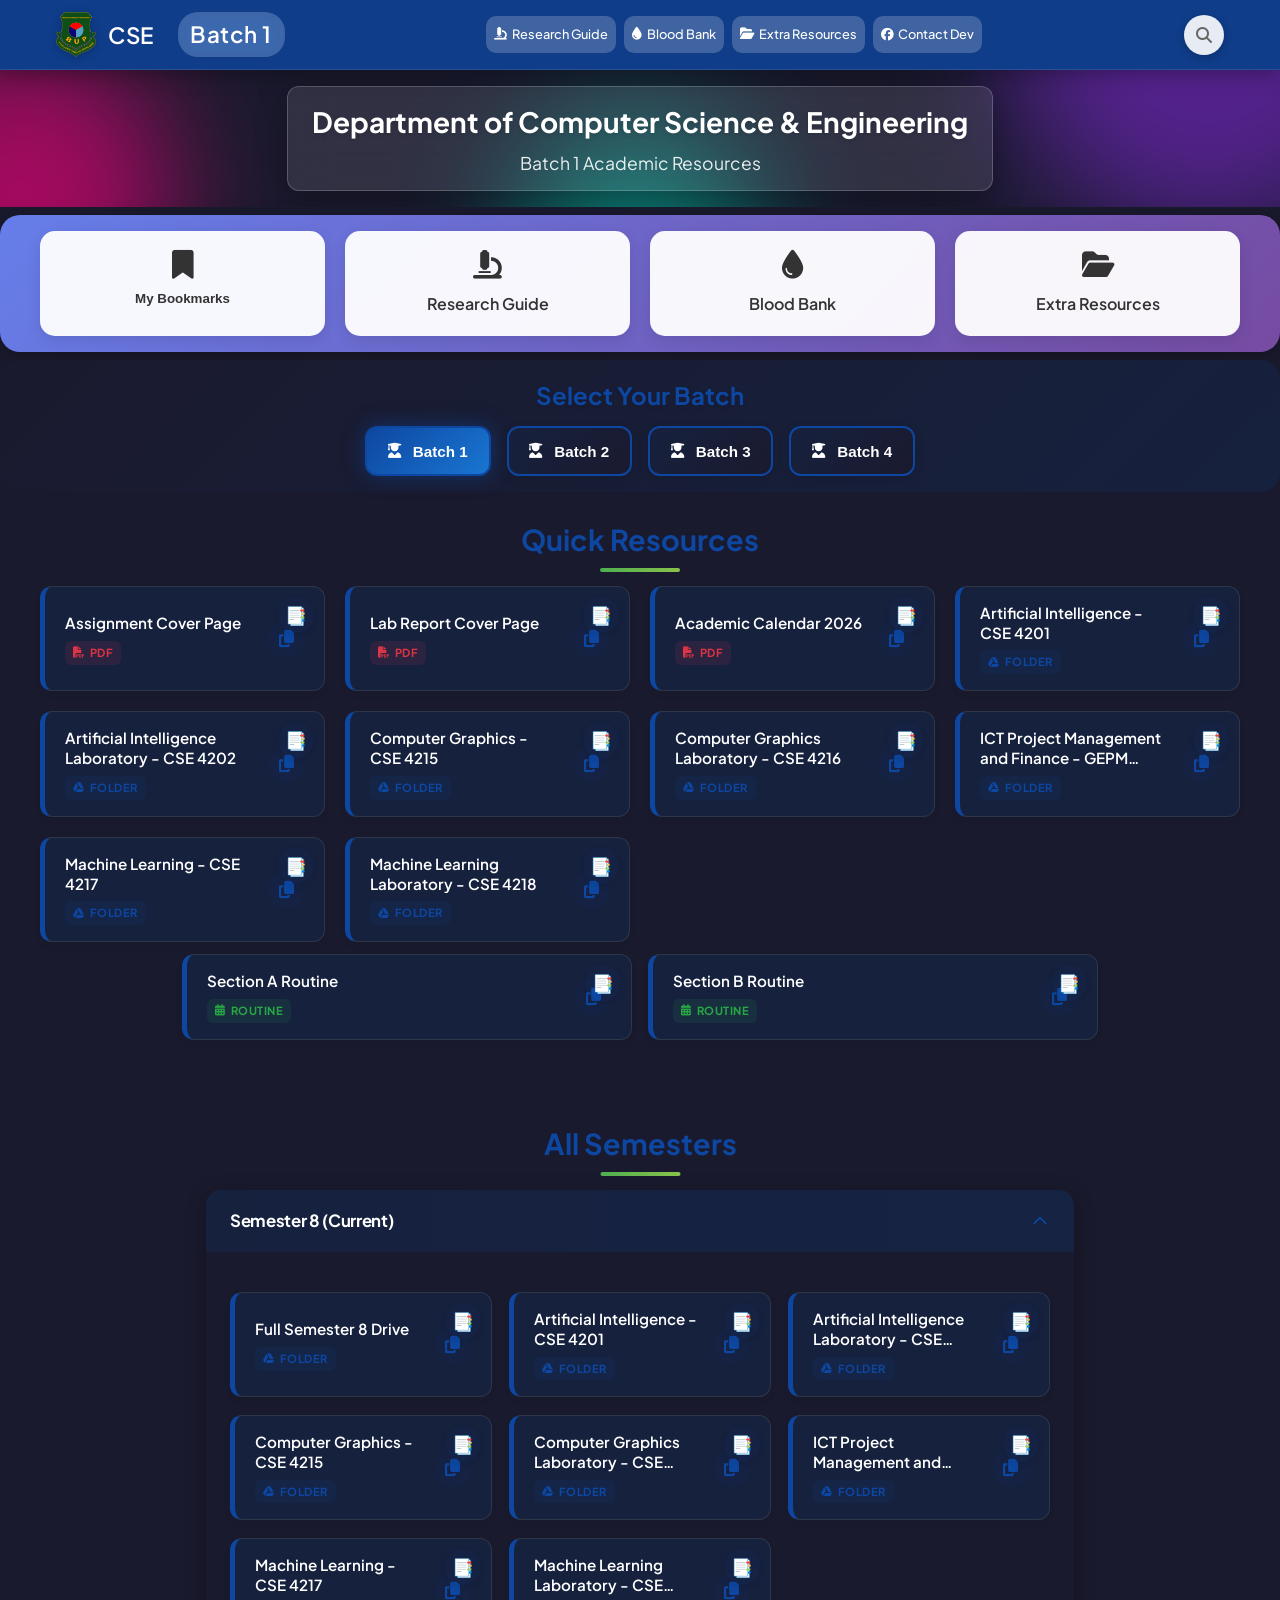
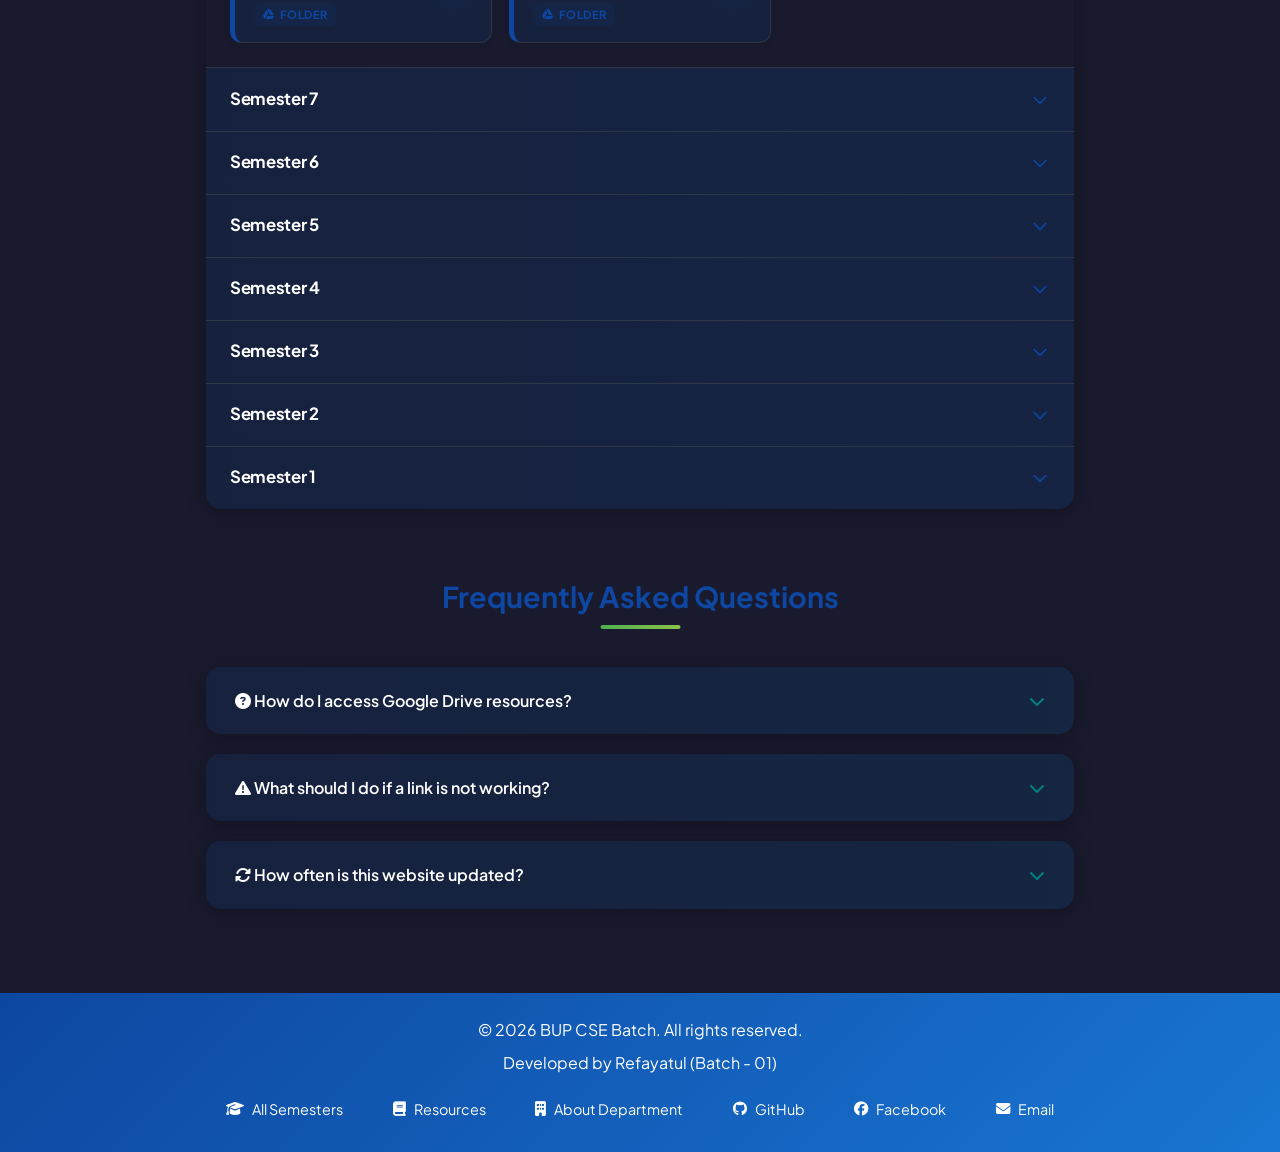
<file: index.html>
<!DOCTYPE html>
<html lang="en">

<head>
    <meta charset="UTF-8">
    <meta name="viewport" content="width=device-width, initial-scale=1.0">
    <title>BUP CSE</title>
    
    <!-- Open Graph / Facebook -->
    <meta property="og:type" content="website">
    <meta property="og:url" content="https://bupcse.pages.dev/">
    <meta property="og:title" content="BUP CSE Resources">
    <meta property="og:description" content="Academic resources, course materials, and guidelines for students of the Computer Science & Engineering department at Bangladesh University of Professionals (BUP).">
    <meta property="og:image" content="https://bupcse.pages.dev/assets/images/logo/BUP_Logopng.png">

    <link rel="icon" href="assets/images/logo/BUP_Logopng.png" type="image/png">
    <link rel="stylesheet" href="css/style.css">
    <!-- Manifest for PWA -->
    <link rel="manifest" href="data/manifest.json">
    <!-- Google Fonts: Plus Jakarta Sans -->
    <link rel="preconnect" href="https://fonts.googleapis.com">
    <link rel="preconnect" href="https://fonts.gstatic.com" crossorigin>
    <link href="https://fonts.googleapis.com/css2?family=Plus+Jakarta+Sans:ital,wght@0,200..800;1,200..800&display=swap" rel="stylesheet">
    <!-- Font Awesome for better icons -->
    <link rel="stylesheet" href="https://cdnjs.cloudflare.com/ajax/libs/font-awesome/6.4.0/css/all.min.css">
</head>

<body data-theme="dark">
    <!-- Header -->
    <header>
        <div class="nav-container">
            <div class="logo">
                <a href="index.html">
                    <img src="assets/images/logo/BUP_Logopng.png" alt="BUP Logo" id="siteLogo">
                    <span>CSE</span>
                </a>
                <span class="batch-indicator" id="currentBatch">Batch 1</span>
            </div>

            <!-- Mobile Menu -->
            <div class="mobile-menu" id="mobileMenu">
                <a href="#all-semesters"><i class="fas fa-graduation-cap"></i> Semesters</a>
                <a href="research-guide.html"><i class="fas fa-microscope"></i> Research Guide</a>
                <a href="https://drive.google.com/drive/folders/1rtMMO0iTKQCMBesbmRIVS3COeyEbfsPv?usp=sharing"
                    target="_blank"><i class="fas fa-folder-open"></i> Get More Resources</a>
                <a href="https://bup.edu.bd/department_home/8" target="_blank"><i class="fas fa-building"></i>
                    Department</a>
                <a href="https://bupblood.org/" target="_blank"><i class="fas fa-tint"></i> Blood Bank</a>
                <a href="https://www.facebook.com/refayatul" target="_blank"><i class="fab fa-facebook"></i> Contact
                    Dev</a>
            </div>

            <!-- Nav Links in Navbar -->
            <div class="nav-links">
                <a href="research-guide.html">
                    <i class="fas fa-microscope"></i> Research Guide
                </a>
                <a href="https://bupblood.org/" target="_blank">
                    <i class="fas fa-tint"></i> Blood Bank
                </a>
                <a href="https://drive.google.com/drive/folders/1rtMMO0iTKQCMBesbmRIVS3COeyEbfsPv?usp=sharing"
                    target="_blank">
                    <i class="fas fa-folder-open"></i>Extra Resources
                </a>
                <a href="https://www.facebook.com/refayatul" target="_blank">
                    <i class="fab fa-facebook"></i> Contact Dev
                </a>
            </div>

            <!-- Enhanced Navbar Controls -->
            <div class="navbar-controls">
                <div class="search-container-nav">
                    <div class="search-wrapper-nav">
                        <i class="fas fa-search search-icon-nav"></i>
                        <input type="text" id="resourceSearchNav" placeholder="Search...">
                        <button id="clearSearchNav" class="clear-search-nav">
                            <i class="fas fa-times"></i>
                        </button>
                    </div>
                    <div id="searchResultsNav" class="search-results-nav"></div>
                </div>
                <!-- <button id="darkModeToggle" class="dark-mode-toggle-navbar">
                <i class="fas fa-sun"></i>
            </button> -->
                <div class="hamburger" id="hamburger" onclick="toggleMenu()">
                    <div></div>
                    <div></div>
                    <div></div>
                </div>
            </div>
        </div>
    </header>

    <section class="hero">
        <div class="hero-bg-blobs">
            <div class="blob blob-1"></div>
            <div class="blob blob-2"></div>
            <div class="blob blob-3"></div>
        </div>
        <div class="hero-content glass-panel" style="margin: 0 1rem;">
            <h1>Department of Computer Science & Engineering</h1>
            <p id="heroBatchText">Batch 1 Academic Resources</p>
        </div>
    </section>

    <!-- Mobile Quick Actions (Updated order, removed Browse Courses) -->
    <section class="mobile-quick-actions">
        <div class="mobile-action-grid">
            <button class="mobile-action-btn" id="showBookmarksMobile">
                <i class="fas fa-bookmark"></i>
                <span>My Bookmarks</span>
            </button>
            <a href="research-guide.html" class="mobile-action-btn">
                <i class="fas fa-microscope"></i>
                <span>Research Guide</span>
            </a>
            <a href="https://bupblood.org/" class="mobile-action-btn" target="_blank">
                <i class="fas fa-tint"></i>
                <span>Blood Bank</span>
            </a>
            <a href="https://drive.google.com/drive/u/1/folders/1rtMMO0iTKQCMBesbmRIVS3COeyEbfsPv"
                class="mobile-action-btn" target="_blank">
                <i class="fas fa-folder-open"></i>
                <span>Extra Resources</span>
            </a>
            <!-- <a href="mailto:cse@bup.edu.bd" class="mobile-action-btn">
                <i class="fas fa-envelope"></i>
                <span>Contact Dept</span>
            </a> -->
        </div>
    </section>

    <!-- Quick Actions Dashboard (Desktop Only - Updated order, removed Browse Courses) -->
    <section class="quick-actions desktop-only">
        <div class="action-grid">
            <button class="action-btn" id="showBookmarks">
                <i class="fas fa-bookmark"></i>
                <span>My Bookmarks</span>
            </button>
            <a href="research-guide.html" class="action-btn">
                <i class="fas fa-microscope"></i>
                <span>Research Guide</span>
            </a>
            <a href="https://bupblood.org/" class="action-btn" target="_blank">
                <i class="fas fa-tint"></i> Blood Bank
            </a>
            <a href="https://drive.google.com/drive/folders/1rtMMO0iTKQCMBesbmRIVS3COeyEbfsPv" class="action-btn"
                target="_blank">
                <i class="fas fa-folder-open"></i>
                <span>Extra Resources</span>
            </a>
            <!-- <a href="mailto:cse@bup.edu.bd" class="action-btn">
                <i class="fas fa-envelope"></i>
                <span>Contact Dept</span>
            </a> -->
        </div>
    </section>

    <!-- Batch Selection Section -->
    <section class="batch-selection-container">
        <h2 class="batch-selection-title">Select Your Batch</h2>
        <div class="batch-selector" id="batchSelector">
            <button class="batch-select-btn" data-batch="1">
                <i class="fas fa-user-graduate"></i> Batch 1
            </button>
            <button class="batch-select-btn" data-batch="2">
                <i class="fas fa-user-graduate"></i> Batch 2
            </button>
            <button class="batch-select-btn" data-batch="3">
                <i class="fas fa-user-graduate"></i> Batch 3
            </button>
            <button class="batch-select-btn" data-batch="4">
                <i class="fas fa-user-graduate"></i> Batch 4
            </button>
        </div>
    </section>

    <!-- Quick Resources -->
    <section class="resources-section" id="resources">
        <h2 class="section-title">Quick Resources</h2>
        <div class="resource-grid" id="resourceGrid">
            <!-- Resources will be populated by JavaScript -->
        </div>
    </section>



    <!-- Semester Accordion -->
    <section class="semesters-section" id="all-semesters">
        <h2 class="section-title">All Semesters</h2>
        <div class="accordion" id="semesterAccordion">
            <!-- Accordion items will be populated by JavaScript -->
        </div>
    </section>

    <!-- FAQ Section -->
    <section class="faq-section">
        <h2 class="section-title">Frequently Asked Questions</h2>
        <div class="faq-container">
            <div class="faq-item">
                <div class="faq-question" onclick="toggleFAQ(this)">
                    <span><i class="fas fa-question-circle"></i> How do I access Google Drive resources?</span>
                    <span class="faq-arrow"><i class="fas fa-chevron-down"></i></span>
                </div>
                <div class="faq-answer">
                    <p>Make sure you're logged into your Google account before clicking on any Drive links.</p>
                </div>
            </div>
            <div class="faq-item">
                <div class="faq-question" onclick="toggleFAQ(this)">
                    <span><i class="fas fa-exclamation-triangle"></i> What should I do if a link is not working?</span>
                    <span class="faq-arrow"><i class="fas fa-chevron-down"></i></span>
                </div>
                <div class="faq-answer">
                    <p>If any resource link is broken, please report it to the Dev using the facebook link found at the
                        bottom. You can also check
                        the main Google Drive folder for the most up-to-date resources.</p>
                </div>
            </div>
            <div class="faq-item">
                <div class="faq-question" onclick="toggleFAQ(this)">
                    <span><i class="fas fa-sync-alt"></i> How often is this website updated?</span>
                    <span class="faq-arrow"><i class="fas fa-chevron-down"></i></span>
                </div>
                <div class="faq-answer">
                    <p>This website is updated every 2/3 months with new resources. Contact the dev for the latest
                        materials.</p>
                </div>
            </div>
        </div>
    </section>

    <footer>
        <div class="container mx-auto">
            <p>&copy; 2026 BUP CSE Batch. All rights reserved.</p>
            <p class="mt-1">Developed by Refayatul (Batch - 01)</p>
            <div class="footer-links">
                <a href="#all-semesters"><i class="fas fa-graduation-cap"></i> All Semesters</a>
                <a href="#resources"><i class="fas fa-book"></i> Resources</a>
                <a href="https://bup.edu.bd/department_home/8" target="_blank"><i class="fas fa-building"></i> About
                    Department</a>
                <a href="https://github.com/Refayatul/" target="_blank"><i class="fab fa-github"></i> GitHub</a>
                <a href="https://www.facebook.com/refayatul" target="_blank"><i class="fab fa-facebook"></i>
                    Facebook</a>
                <a href="mailto:refayatul7@gmail.com"><i class="fas fa-envelope"></i> Email</a>
            </div>
        </div>
    </footer>

    <!-- Modals -->
    <div id="courseListModal" class="modal">
        <div class="modal-content-large">
            <span class="close-btn" id="closeCourseListModal">&times;</span>
            <h2><i class="fas fa-list"></i> Course List</h2>
            <div id="courseListContent" class="course-list-container">
            </div>
        </div>
    </div>

    <div id="bookmarksModal" class="modal">
        <div class="modal-content">
            <span class="close-btn" id="closeBookmarksModal">&times;</span>
            <h2><i class="fas fa-bookmark"></i> My Bookmarked Resources</h2>
            <div id="bookmarksList" class="bookmarks-list">
                <p>No bookmarks yet. Click the bookmark icon on any resource to save it here.</p>
            </div>
        </div>
    </div>

    <!-- Spotlight Search Modal -->
    <div id="spotlightSearchModal" class="spotlight-modal">
        <div class="spotlight-content">
            <div class="spotlight-search-box">
                <i class="fas fa-search"></i>
                <input type="text" id="spotlightSearchInput" placeholder="Search resources, subjects, courses... (Type / or Ctrl+K)" autocomplete="off">
                <span class="spotlight-close" id="closeSpotlight">&times;</span>
            </div>
            <div id="spotlightSearchResults" class="spotlight-results">
                <!-- Results will appear here -->
            </div>
            <div class="spotlight-footer">
                <span><kbd>ESC</kbd> to close</span>
                <span><kbd>↑↓</kbd> to navigate</span>
                <span><kbd>ENTER</kbd> to open</span>
            </div>
        </div>
    </div>

    <script src="js/script.js"></script>
    <!-- Service Worker Registration -->
    <script>
        if ('serviceWorker' in navigator) {
            window.addEventListener('load', function () {
                navigator.serviceWorker.register('/js/sw.js')
                    .then(function (registration) {
                        console.log('SW registered: ', registration);
                    })
                    .catch(function (registrationError) {
                        console.log('SW registration failed: ', registrationError);
                    });
            });
        }
    </script>
</body>

</html>
</file>
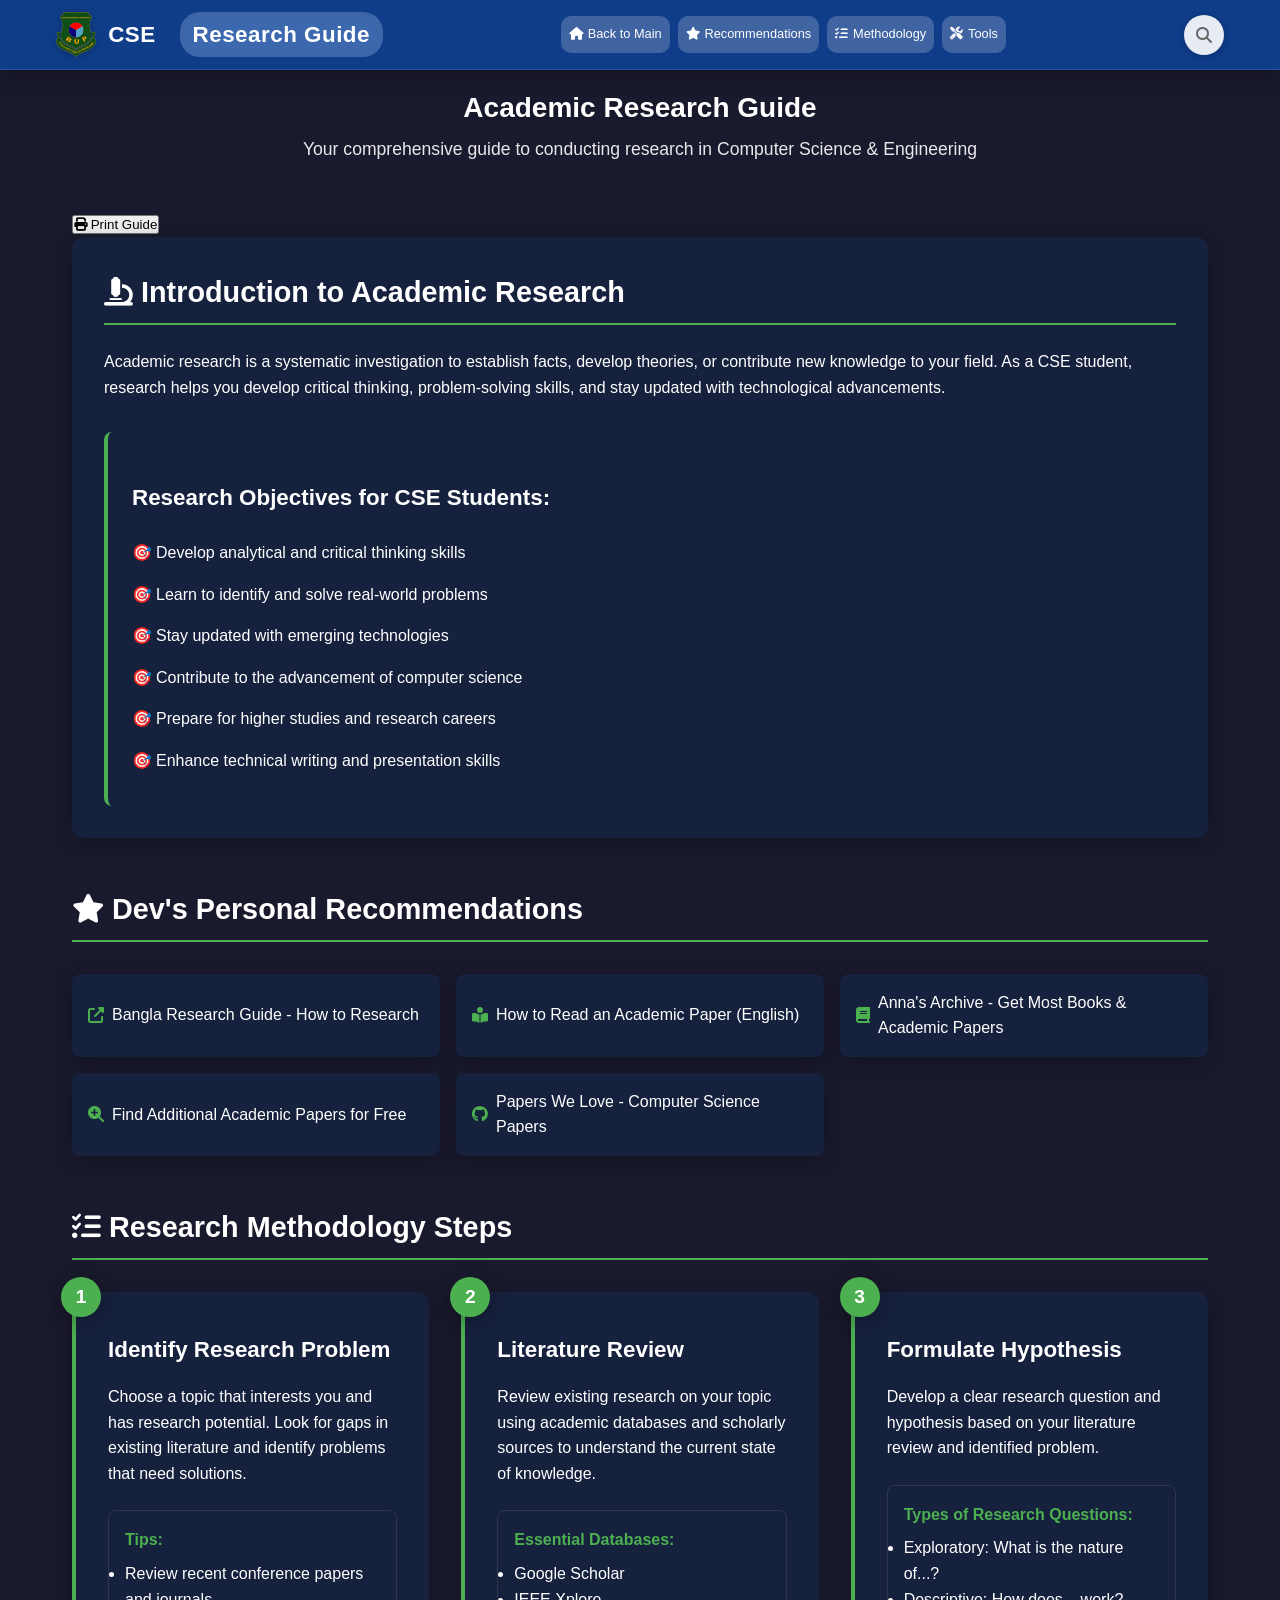
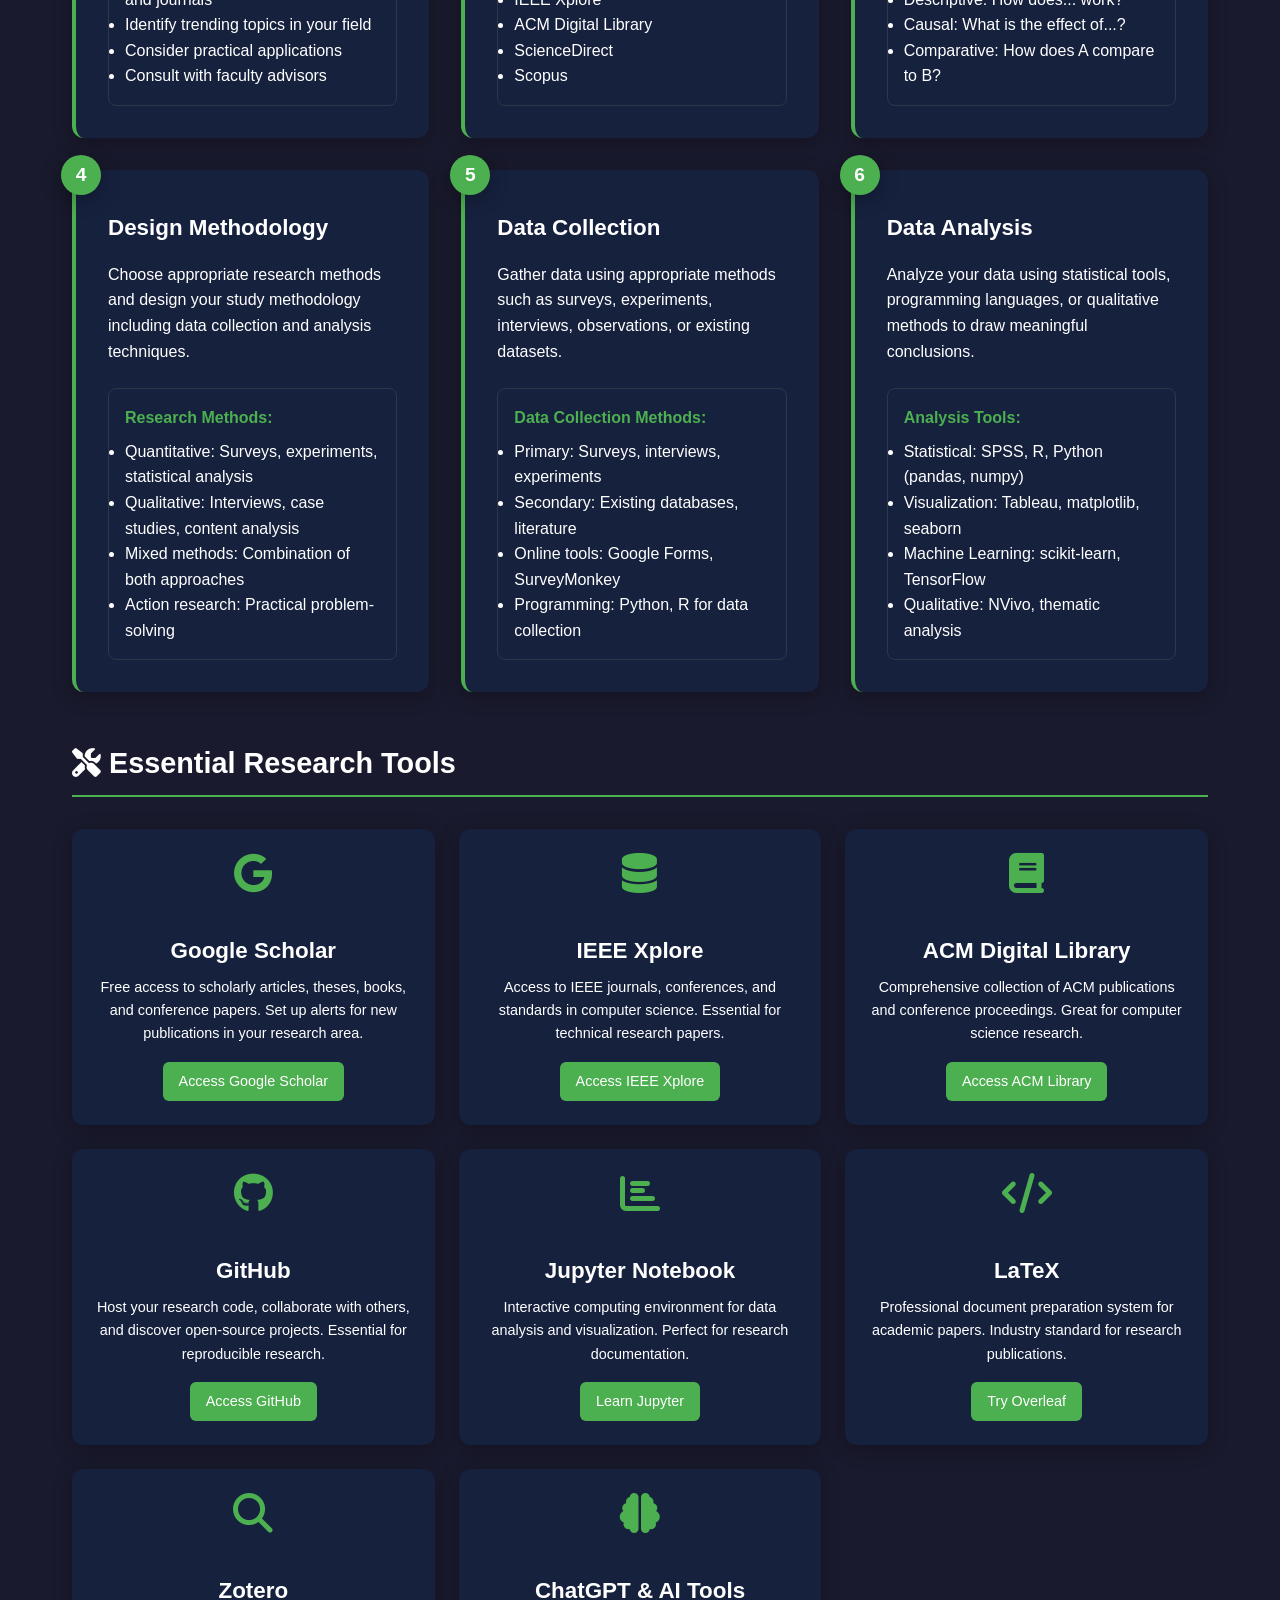
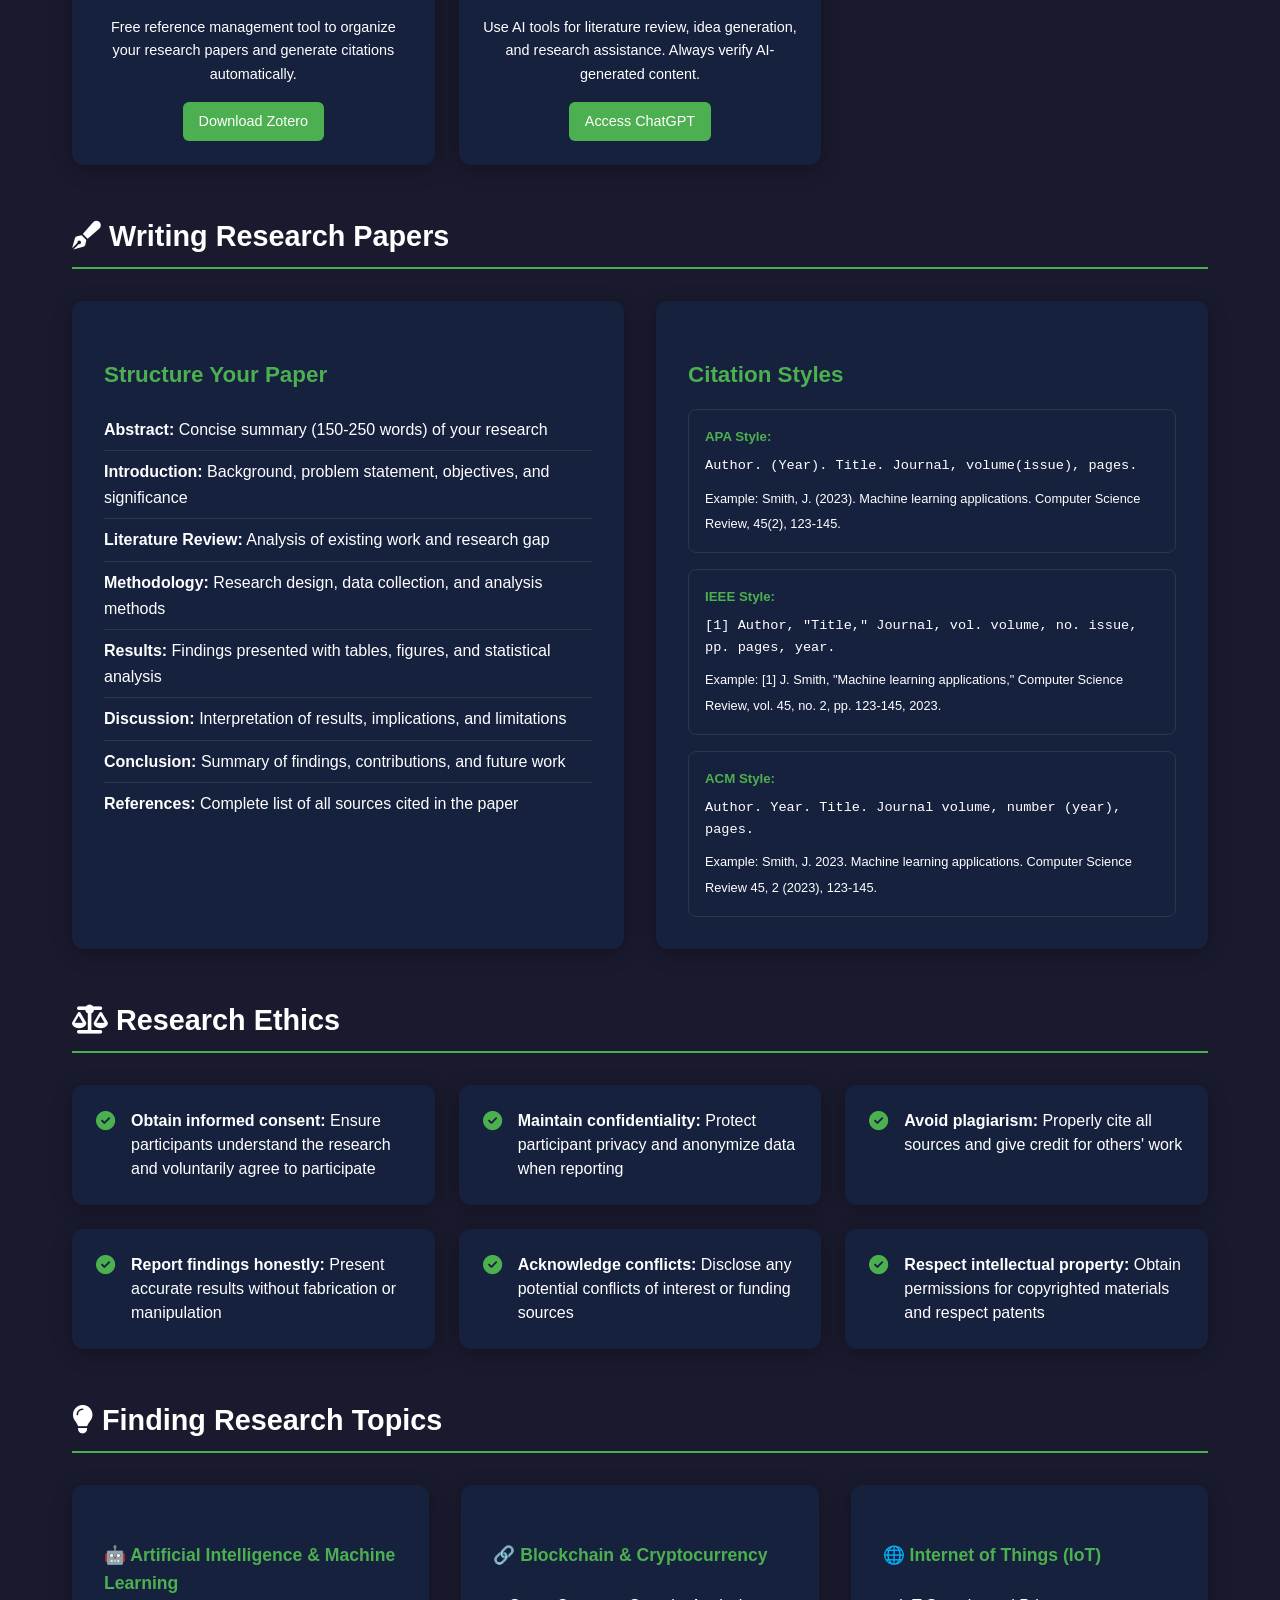
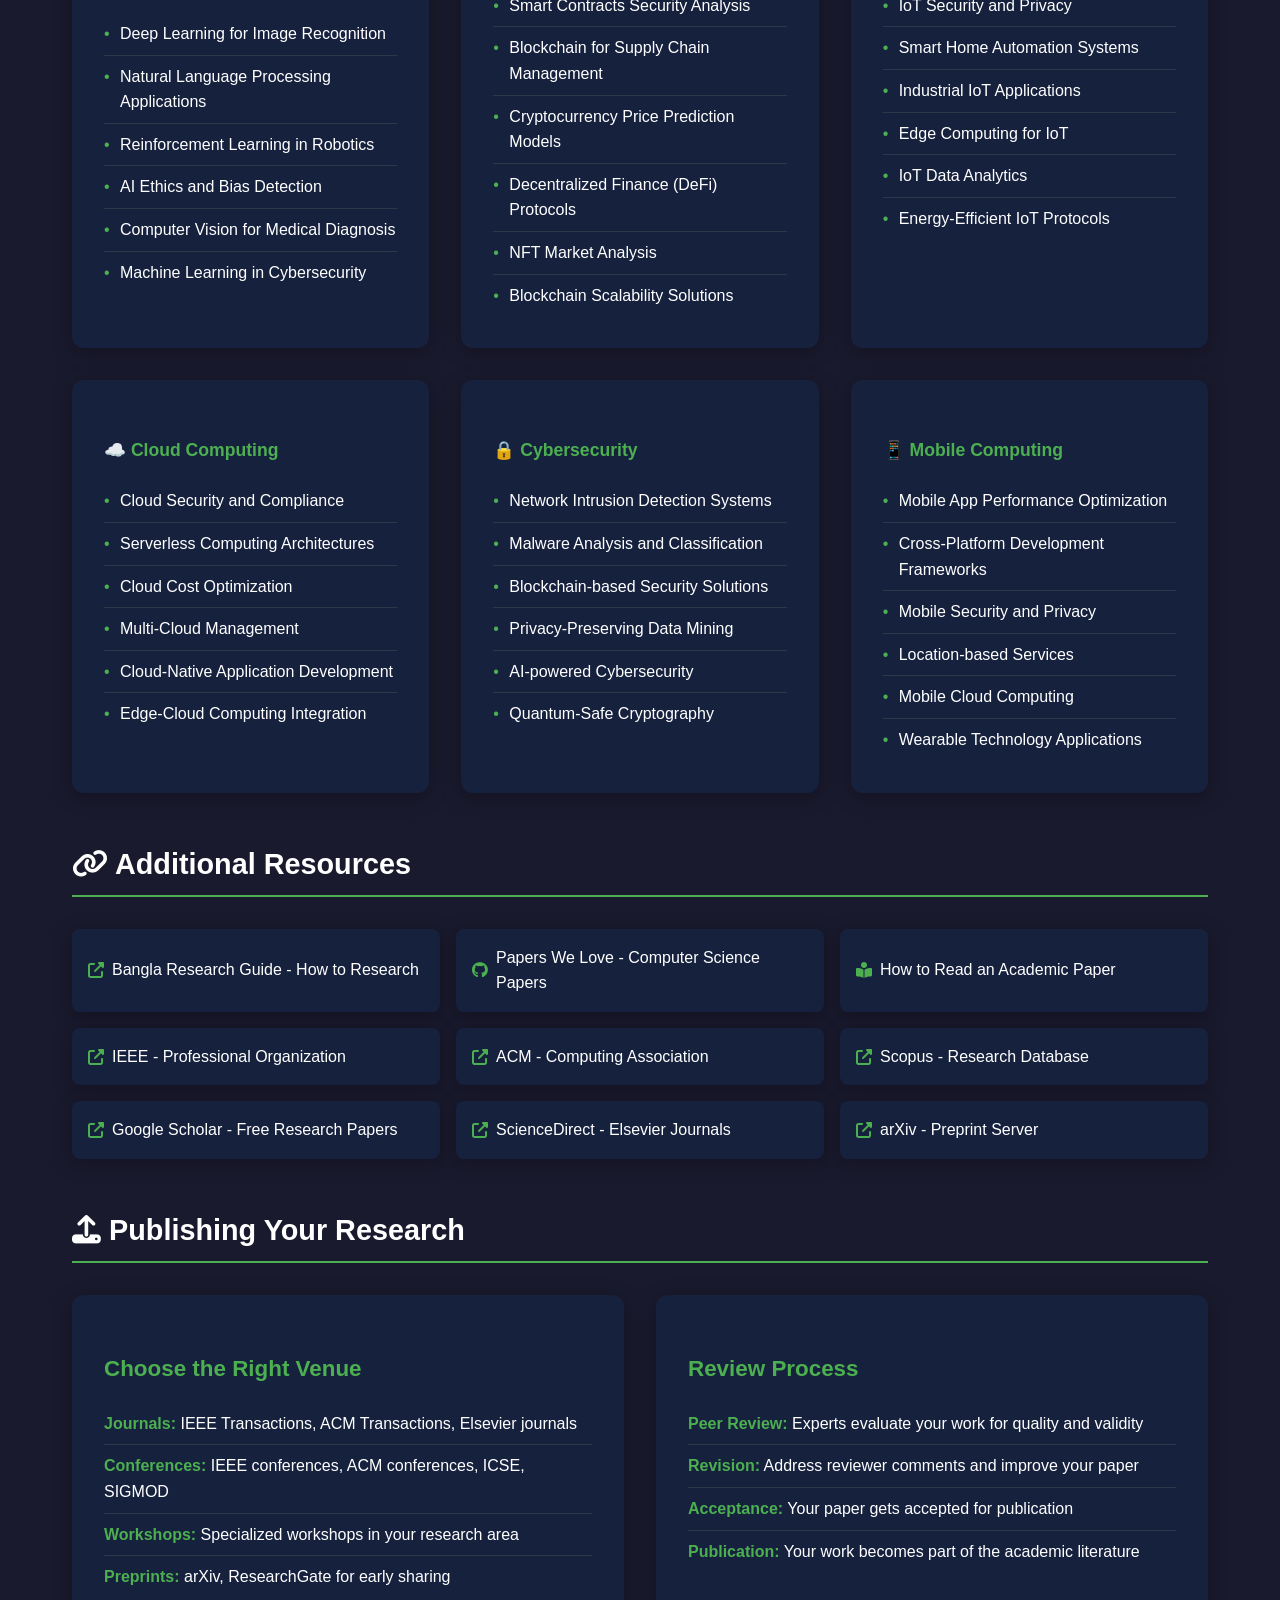
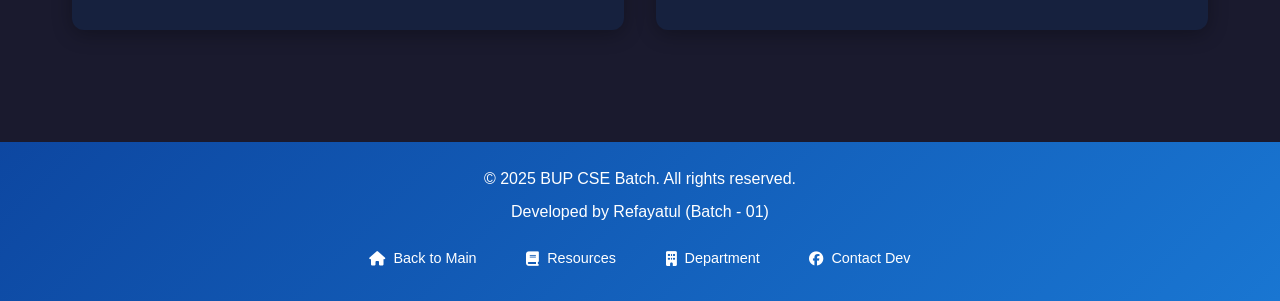
<file: research-guide.html>
<!DOCTYPE html>
<html lang="en">

<head>
    <meta charset="UTF-8">
    <meta name="viewport" content="width=device-width, initial-scale=1.0">
    <title>Academic Research Guide - BUP CSE</title>
    
    <!-- Open Graph / Facebook -->
    <meta property="og:type" content="website">
    <meta property="og:url" content="https://bupcse.pages.dev/research-guide.html">
    <meta property="og:title" content="Academic Research Guide - BUP CSE">
    <meta property="og:description" content="Comprehensive research methodology, tools, recommendations, and guidelines for CSE students at Bangladesh University of Professionals (BUP).">
    <meta property="og:image" content="https://bupcse.pages.dev/assets/images/logo/BUP_Logopng.png">

    <link rel="icon" href="assets/images/logo/BUP_Logopng.png" type="image/png">
    <link rel="stylesheet" href="css/style.css">
    <link rel="stylesheet" href="css/research-guide.css">
    <!-- Manifest for PWA -->
    <link rel="manifest" href="data/manifest.json">
    <!-- Font Awesome for better icons -->
    <link rel="stylesheet" href="https://cdnjs.cloudflare.com/ajax/libs/font-awesome/6.4.0/css/all.min.css">
</head>

<body data-theme="dark">
    <!-- Header -->
    <header>
        <div class="nav-container">
            <div class="logo">
                <a href="index.html">
                    <img src="assets/images/logo/BUP_Logopng.png" alt="BUP Logo" id="siteLogo">
                    <span>CSE</span>
                </a>
                <span class="batch-indicator">Research Guide</span>
            </div>

            <!-- Nav Links in Navbar -->
            <div class="nav-links">
                <a href="index.html">
                    <i class="fas fa-home"></i> Back to Main
                </a>
                <a href="#dev-recommendations">
                    <i class="fas fa-star"></i> Recommendations
                </a>
                <a href="#research-steps">
                    <i class="fas fa-list-check"></i> Methodology
                </a>
                <a href="#research-tools">
                    <i class="fas fa-tools"></i> Tools
                </a>
            </div>

            <!-- Mobile Menu -->
            <div class="mobile-menu" id="mobileMenu">
                <a href="index.html"><i class="fas fa-home"></i> Back to Main</a>
                <a href="#research-intro"><i class="fas fa-microscope"></i> Introduction</a>
                <a href="#research-steps"><i class="fas fa-list-check"></i> Methodology</a>
                <a href="#research-tools"><i class="fas fa-tools"></i> Tools</a>
                <a href="#research-writing"><i class="fas fa-pen-fancy"></i> Writing</a>
                <a href="#research-ethics"><i class="fas fa-balance-scale"></i> Ethics</a>
                <a href="#research-topics"><i class="fas fa-lightbulb"></i> Topics</a>
            </div>

            <!-- Enhanced Navbar Controls -->
            <div class="navbar-controls">
                <div class="search-container-nav">
                    <div class="search-wrapper-nav">
                        <i class="fas fa-search search-icon-nav"></i>
                        <input type="text" id="resourceSearchNav" placeholder="Search guide...">
                        <button id="clearSearchNav" class="clear-search-nav">
                            <i class="fas fa-times"></i>
                        </button>
                    </div>
                    <div id="searchResultsNav" class="search-results-nav"></div>
                </div>
                <div class="hamburger" id="hamburger" onclick="toggleMenu()">
                    <div></div>
                    <div></div>
                    <div></div>
                </div>
            </div>
        </div>
    </header>

    <!-- Hero Section -->
    <section class="hero desktop-only">
        <div class="hero-content">
            <h1>Academic Research Guide</h1>
            <p>Your comprehensive guide to conducting research in Computer Science & Engineering</p>
        </div>
    </section>

    <!-- Research Guide Content -->
    <section class="research-guide-section" id="research-guide">
        <div class="research-content">
            <div class="research-intro" id="research-intro">
                <h3><i class="fas fa-microscope"></i> Introduction to Academic Research</h3>
                <p>Academic research is a systematic investigation to establish facts, develop theories, or contribute new knowledge to your field. As a CSE student, research helps you develop critical thinking, problem-solving skills, and stay updated with technological advancements.</p>

                <div class="research-objectives">
                    <h4>Research Objectives for CSE Students:</h4>
                    <ul>
                        <li>Develop analytical and critical thinking skills</li>
                        <li>Learn to identify and solve real-world problems</li>
                        <li>Stay updated with emerging technologies</li>
                        <li>Contribute to the advancement of computer science</li>
                        <li>Prepare for higher studies and research careers</li>
                        <li>Enhance technical writing and presentation skills</li>
                    </ul>
                </div>
            </div>

            <div class="research-resources" id="dev-recommendations">
                <h3><i class="fas fa-star"></i> Dev's Personal Recommendations</h3>
                <div class="resource-links">
                    <a href="https://howtoresearch.gitbook.io/home" target="_blank" class="resource-link">
                        <i class="fas fa-external-link-alt"></i> Bangla Research Guide - How to Research
                    </a>
                    <a href="https://github.com/papers-we-love/papers-we-love?tab=readme-ov-file#how-to-read-a-paper" target="_blank" class="resource-link">
                        <i class="fas fa-book-reader"></i> How to Read an Academic Paper (English)
                    </a>
                    <a href="https://annas-archive.org/" target="_blank" class="resource-link">
                        <i class="fas fa-book"></i> Anna's Archive - Get Most Books & Academic Papers
                    </a>
                    <a href="https://fmhy.net/reading#academic-papers" target="_blank" class="resource-link">
                        <i class="fas fa-search-plus"></i> Find Additional Academic Papers for Free
                    </a>
                    
                    <a href="https://github.com/papers-we-love/papers-we-love?tab=readme-ov-file" target="_blank" class="resource-link">
                        <i class="fab fa-github"></i> Papers We Love - Computer Science Papers
                    </a>
                    
                </div>
            </div>

            <div class="research-steps" id="research-steps">
                <h3><i class="fas fa-list-check"></i> Research Methodology Steps</h3>
                <div class="steps-grid">
                    <div class="step-item">
                        <div class="step-number">1</div>
                        <h4>Identify Research Problem</h4>
                        <p>Choose a topic that interests you and has research potential. Look for gaps in existing literature and identify problems that need solutions.</p>
                        <div class="step-tips">
                            <strong>Tips:</strong>
                            <ul>
                                <li>Review recent conference papers and journals</li>
                                <li>Identify trending topics in your field</li>
                                <li>Consider practical applications</li>
                                <li>Consult with faculty advisors</li>
                            </ul>
                        </div>
                    </div>
                    <div class="step-item">
                        <div class="step-number">2</div>
                        <h4>Literature Review</h4>
                        <p>Review existing research on your topic using academic databases and scholarly sources to understand the current state of knowledge.</p>
                        <div class="step-tips">
                            <strong>Essential Databases:</strong>
                            <ul>
                                <li>Google Scholar</li>
                                <li>IEEE Xplore</li>
                                <li>ACM Digital Library</li>
                                <li>ScienceDirect</li>
                                <li>Scopus</li>
                            </ul>
                        </div>
                    </div>
                    <div class="step-item">
                        <div class="step-number">3</div>
                        <h4>Formulate Hypothesis</h4>
                        <p>Develop a clear research question and hypothesis based on your literature review and identified problem.</p>
                        <div class="step-tips">
                            <strong>Types of Research Questions:</strong>
                            <ul>
                                <li>Exploratory: What is the nature of...?</li>
                                <li>Descriptive: How does... work?</li>
                                <li>Causal: What is the effect of...?</li>
                                <li>Comparative: How does A compare to B?</li>
                            </ul>
                        </div>
                    </div>
                    <div class="step-item">
                        <div class="step-number">4</div>
                        <h4>Design Methodology</h4>
                        <p>Choose appropriate research methods and design your study methodology including data collection and analysis techniques.</p>
                        <div class="step-tips">
                            <strong>Research Methods:</strong>
                            <ul>
                                <li>Quantitative: Surveys, experiments, statistical analysis</li>
                                <li>Qualitative: Interviews, case studies, content analysis</li>
                                <li>Mixed methods: Combination of both approaches</li>
                                <li>Action research: Practical problem-solving</li>
                            </ul>
                        </div>
                    </div>
                    <div class="step-item">
                        <div class="step-number">5</div>
                        <h4>Data Collection</h4>
                        <p>Gather data using appropriate methods such as surveys, experiments, interviews, observations, or existing datasets.</p>
                        <div class="step-tips">
                            <strong>Data Collection Methods:</strong>
                            <ul>
                                <li>Primary: Surveys, interviews, experiments</li>
                                <li>Secondary: Existing databases, literature</li>
                                <li>Online tools: Google Forms, SurveyMonkey</li>
                                <li>Programming: Python, R for data collection</li>
                            </ul>
                        </div>
                    </div>
                    <div class="step-item">
                        <div class="step-number">6</div>
                        <h4>Data Analysis</h4>
                        <p>Analyze your data using statistical tools, programming languages, or qualitative methods to draw meaningful conclusions.</p>
                        <div class="step-tips">
                            <strong>Analysis Tools:</strong>
                            <ul>
                                <li>Statistical: SPSS, R, Python (pandas, numpy)</li>
                                <li>Visualization: Tableau, matplotlib, seaborn</li>
                                <li>Machine Learning: scikit-learn, TensorFlow</li>
                                <li>Qualitative: NVivo, thematic analysis</li>
                            </ul>
                        </div>
                    </div>
                </div>
            </div>

            <div class="research-tools" id="research-tools">
                <h3><i class="fas fa-tools"></i> Essential Research Tools</h3>
                <div class="tools-grid">
                    <div class="tool-item">
                        <i class="fab fa-google"></i>
                        <h4>Google Scholar</h4>
                        <p>Free access to scholarly articles, theses, books, and conference papers. Set up alerts for new publications in your research area.</p>
                        <a href="https://scholar.google.com/" target="_blank" class="tool-link">Access Google Scholar</a>
                    </div>
                    <div class="tool-item">
                        <i class="fas fa-database"></i>
                        <h4>IEEE Xplore</h4>
                        <p>Access to IEEE journals, conferences, and standards in computer science. Essential for technical research papers.</p>
                        <a href="https://ieeexplore.ieee.org/" target="_blank" class="tool-link">Access IEEE Xplore</a>
                    </div>
                    <div class="tool-item">
                        <i class="fas fa-book"></i>
                        <h4>ACM Digital Library</h4>
                        <p>Comprehensive collection of ACM publications and conference proceedings. Great for computer science research.</p>
                        <a href="https://dl.acm.org/" target="_blank" class="tool-link">Access ACM Library</a>
                    </div>
                    <div class="tool-item">
                        <i class="fab fa-github"></i>
                        <h4>GitHub</h4>
                        <p>Host your research code, collaborate with others, and discover open-source projects. Essential for reproducible research.</p>
                        <a href="https://github.com/" target="_blank" class="tool-link">Access GitHub</a>
                    </div>
                    <div class="tool-item">
                        <i class="fas fa-chart-bar"></i>
                        <h4>Jupyter Notebook</h4>
                        <p>Interactive computing environment for data analysis and visualization. Perfect for research documentation.</p>
                        <a href="https://jupyter.org/" target="_blank" class="tool-link">Learn Jupyter</a>
                    </div>
                    <div class="tool-item">
                        <i class="fas fa-code"></i>
                        <h4>LaTeX</h4>
                        <p>Professional document preparation system for academic papers. Industry standard for research publications.</p>
                        <a href="https://www.overleaf.com/" target="_blank" class="tool-link">Try Overleaf</a>
                    </div>
                    <div class="tool-item">
                        <i class="fas fa-search"></i>
                        <h4>Zotero</h4>
                        <p>Free reference management tool to organize your research papers and generate citations automatically.</p>
                        <a href="https://www.zotero.org/" target="_blank" class="tool-link">Download Zotero</a>
                    </div>
                    <div class="tool-item">
                        <i class="fas fa-brain"></i>
                        <h4>ChatGPT & AI Tools</h4>
                        <p>Use AI tools for literature review, idea generation, and research assistance. Always verify AI-generated content.</p>
                        <a href="https://chat.openai.com/" target="_blank" class="tool-link">Access ChatGPT</a>
                    </div>
                </div>
            </div>

            <div class="research-writing" id="research-writing">
                <h3><i class="fas fa-pen-fancy"></i> Writing Research Papers</h3>
                <div class="writing-tips">
                    <div class="writing-tip">
                        <h4>Structure Your Paper</h4>
                        <ul>
                            <li><strong>Abstract:</strong> Concise summary (150-250 words) of your research</li>
                            <li><strong>Introduction:</strong> Background, problem statement, objectives, and significance</li>
                            <li><strong>Literature Review:</strong> Analysis of existing work and research gap</li>
                            <li><strong>Methodology:</strong> Research design, data collection, and analysis methods</li>
                            <li><strong>Results:</strong> Findings presented with tables, figures, and statistical analysis</li>
                            <li><strong>Discussion:</strong> Interpretation of results, implications, and limitations</li>
                            <li><strong>Conclusion:</strong> Summary of findings, contributions, and future work</li>
                            <li><strong>References:</strong> Complete list of all sources cited in the paper</li>
                        </ul>
                    </div>
                    <div class="writing-tip">
                        <h4>Citation Styles</h4>
                        <div class="citation-examples">
                            <div class="citation-style">
                                <h5>APA Style:</h5>
                                <p>Author. (Year). Title. Journal, volume(issue), pages.</p>
                                <small>Example: Smith, J. (2023). Machine learning applications. Computer Science Review, 45(2), 123-145.</small>
                            </div>
                            <div class="citation-style">
                                <h5>IEEE Style:</h5>
                                <p>[1] Author, "Title," Journal, vol. volume, no. issue, pp. pages, year.</p>
                                <small>Example: [1] J. Smith, "Machine learning applications," Computer Science Review, vol. 45, no. 2, pp. 123-145, 2023.</small>
                            </div>
                            <div class="citation-style">
                                <h5>ACM Style:</h5>
                                <p>Author. Year. Title. Journal volume, number (year), pages.</p>
                                <small>Example: Smith, J. 2023. Machine learning applications. Computer Science Review 45, 2 (2023), 123-145.</small>
                            </div>
                        </div>
                    </div>
                </div>
            </div>

            <div class="research-ethics" id="research-ethics">
                <h3><i class="fas fa-balance-scale"></i> Research Ethics</h3>
                <div class="ethics-points">
                    <div class="ethics-point">
                        <i class="fas fa-check-circle"></i>
                        <span><strong>Obtain informed consent:</strong> Ensure participants understand the research and voluntarily agree to participate</span>
                    </div>
                    <div class="ethics-point">
                        <i class="fas fa-check-circle"></i>
                        <span><strong>Maintain confidentiality:</strong> Protect participant privacy and anonymize data when reporting</span>
                    </div>
                    <div class="ethics-point">
                        <i class="fas fa-check-circle"></i>
                        <span><strong>Avoid plagiarism:</strong> Properly cite all sources and give credit for others' work</span>
                    </div>
                    <div class="ethics-point">
                        <i class="fas fa-check-circle"></i>
                        <span><strong>Report findings honestly:</strong> Present accurate results without fabrication or manipulation</span>
                    </div>
                    <div class="ethics-point">
                        <i class="fas fa-check-circle"></i>
                        <span><strong>Acknowledge conflicts:</strong> Disclose any potential conflicts of interest or funding sources</span>
                    </div>
                    <div class="ethics-point">
                        <i class="fas fa-check-circle"></i>
                        <span><strong>Respect intellectual property:</strong> Obtain permissions for copyrighted materials and respect patents</span>
                    </div>
                </div>
            </div>

            <div class="research-topics" id="research-topics">
                <h3><i class="fas fa-lightbulb"></i> Finding Research Topics</h3>
                <div class="topic-suggestions">
                    <div class="topic-category">
                        <h4>🤖 Artificial Intelligence & Machine Learning</h4>
                        <ul>
                            <li>Deep Learning for Image Recognition</li>
                            <li>Natural Language Processing Applications</li>
                            <li>Reinforcement Learning in Robotics</li>
                            <li>AI Ethics and Bias Detection</li>
                            <li>Computer Vision for Medical Diagnosis</li>
                            <li>Machine Learning in Cybersecurity</li>
                        </ul>
                    </div>
                    <div class="topic-category">
                        <h4>🔗 Blockchain & Cryptocurrency</h4>
                        <ul>
                            <li>Smart Contracts Security Analysis</li>
                            <li>Blockchain for Supply Chain Management</li>
                            <li>Cryptocurrency Price Prediction Models</li>
                            <li>Decentralized Finance (DeFi) Protocols</li>
                            <li>NFT Market Analysis</li>
                            <li>Blockchain Scalability Solutions</li>
                        </ul>
                    </div>
                    <div class="topic-category">
                        <h4>🌐 Internet of Things (IoT)</h4>
                        <ul>
                            <li>IoT Security and Privacy</li>
                            <li>Smart Home Automation Systems</li>
                            <li>Industrial IoT Applications</li>
                            <li>Edge Computing for IoT</li>
                            <li>IoT Data Analytics</li>
                            <li>Energy-Efficient IoT Protocols</li>
                        </ul>
                    </div>
                    <div class="topic-category">
                        <h4>☁️ Cloud Computing</h4>
                        <ul>
                            <li>Cloud Security and Compliance</li>
                            <li>Serverless Computing Architectures</li>
                            <li>Cloud Cost Optimization</li>
                            <li>Multi-Cloud Management</li>
                            <li>Cloud-Native Application Development</li>
                            <li>Edge-Cloud Computing Integration</li>
                        </ul>
                    </div>
                    <div class="topic-category">
                        <h4>🔒 Cybersecurity</h4>
                        <ul>
                            <li>Network Intrusion Detection Systems</li>
                            <li>Malware Analysis and Classification</li>
                            <li>Blockchain-based Security Solutions</li>
                            <li>Privacy-Preserving Data Mining</li>
                            <li>AI-powered Cybersecurity</li>
                            <li>Quantum-Safe Cryptography</li>
                        </ul>
                    </div>
                    <div class="topic-category">
                        <h4>📱 Mobile Computing</h4>
                        <ul>
                            <li>Mobile App Performance Optimization</li>
                            <li>Cross-Platform Development Frameworks</li>
                            <li>Mobile Security and Privacy</li>
                            <li>Location-based Services</li>
                            <li>Mobile Cloud Computing</li>
                            <li>Wearable Technology Applications</li>
                        </ul>
                    </div>
                </div>
            </div>

            <div class="research-resources">
                <h3><i class="fas fa-link"></i> Additional Resources</h3>
                <div class="resource-links">
                    <a href="https://howtoresearch.gitbook.io/home" target="_blank" class="resource-link">
                        <i class="fas fa-external-link-alt"></i> Bangla Research Guide - How to Research
                    </a>
                    <a href="https://github.com/papers-we-love/papers-we-love?tab=readme-ov-file" target="_blank" class="resource-link">
                        <i class="fab fa-github"></i> Papers We Love - Computer Science Papers
                    </a>
                    <a href="https://github.com/papers-we-love/papers-we-love?tab=readme-ov-file#how-to-read-a-paper" target="_blank" class="resource-link">
                        <i class="fas fa-book-reader"></i> How to Read an Academic Paper
                    </a>
                    <a href="https://www.ieee.org/" target="_blank" class="resource-link">
                        <i class="fas fa-external-link-alt"></i> IEEE - Professional Organization
                    </a>
                    <a href="https://www.acm.org/" target="_blank" class="resource-link">
                        <i class="fas fa-external-link-alt"></i> ACM - Computing Association
                    </a>
                    <a href="https://www.scopus.com/" target="_blank" class="resource-link">
                        <i class="fas fa-external-link-alt"></i> Scopus - Research Database
                    </a>
                    <a href="https://scholar.google.com/" target="_blank" class="resource-link">
                        <i class="fas fa-external-link-alt"></i> Google Scholar - Free Research Papers
                    </a>
                    <a href="https://www.sciencedirect.com/" target="_blank" class="resource-link">
                        <i class="fas fa-external-link-alt"></i> ScienceDirect - Elsevier Journals
                    </a>
                    <a href="https://arxiv.org/" target="_blank" class="resource-link">
                        <i class="fas fa-external-link-alt"></i> arXiv - Preprint Server
                    </a>
                </div>
            </div>

            <div class="research-publishing">
                <h3><i class="fas fa-upload"></i> Publishing Your Research</h3>
                <div class="publishing-guide">
                    <div class="publishing-step">
                        <h4>Choose the Right Venue</h4>
                        <ul>
                            <li><strong>Journals:</strong> IEEE Transactions, ACM Transactions, Elsevier journals</li>
                            <li><strong>Conferences:</strong> IEEE conferences, ACM conferences, ICSE, SIGMOD</li>
                            <li><strong>Workshops:</strong> Specialized workshops in your research area</li>
                            <li><strong>Preprints:</strong> arXiv, ResearchGate for early sharing</li>
                        </ul>
                    </div>
                    <div class="publishing-step">
                        <h4>Review Process</h4>
                        <ul>
                            <li><strong>Peer Review:</strong> Experts evaluate your work for quality and validity</li>
                            <li><strong>Revision:</strong> Address reviewer comments and improve your paper</li>
                            <li><strong>Acceptance:</strong> Your paper gets accepted for publication</li>
                            <li><strong>Publication:</strong> Your work becomes part of the academic literature</li>
                        </ul>
                    </div>
                </div>
            </div>
        </div>
    </section>

    <footer>
        <div class="container mx-auto">
            <p>&copy; 2025 BUP CSE Batch. All rights reserved.</p>
            <p class="mt-1">Developed by Refayatul (Batch - 01)</p>
            <div class="footer-links">
                <a href="index.html"><i class="fas fa-home"></i> Back to Main</a>
                <a href="index.html#resources"><i class="fas fa-book"></i> Resources</a>
                <a href="https://bup.edu.bd/department_home/8" target="_blank"><i class="fas fa-building"></i> Department</a>
                <a href="https://www.facebook.com/refayatul" target="_blank"><i class="fab fa-facebook"></i> Contact Dev</a>
            </div>
        </div>
    </footer>

    <script src="js/research-guide.js"></script>
    <!-- Service Worker Registration -->
    <script>
        if ('serviceWorker' in navigator) {
            window.addEventListener('load', function () {
                navigator.serviceWorker.register('/js/sw.js')
                    .then(function (registration) {
                        console.log('SW registered: ', registration);
                    })
                    .catch(function (registrationError) {
                        console.log('SW registration failed: ', registrationError);
                    });
            });
        }
    </script>
</body>

</html>
</file>
<file: css/style.css>
:root {
    --primary-color: #0D47A1;
    --primary-gradient: linear-gradient(135deg, #0D47A1 0%, #1976D2 100%);
    --secondary-color: #008080;
    --secondary-gradient: linear-gradient(135deg, #008080 0%, #00BFA5 100%);
    --accent-color: #4CAF50;
    --accent-gradient: linear-gradient(135deg, #4CAF50 0%, #8BC34A 100%);
    --yellow: #FFC107;
    --yellow-gradient: linear-gradient(135deg, #FFC107 0%, #FF9800 100%);
    --dark-bg: rgba(0, 0, 0, 0.5);
    --light-bg: #f8f9fa;
    --card-bg: #ffffff;
    --text-color: #333333;
    --border-color: #e9ecef;
    --shadow: 0 4px 15px rgba(0, 0, 0, 0.1);
    --transition: all 0.4s cubic-bezier(0.23, 1, 0.32, 1);
    --font-main: 'Plus Jakarta Sans', -apple-system, BlinkMacSystemFont, 'Segoe UI', Roboto, Oxygen, Ubuntu, Cantarell, 'Open Sans', 'Helvetica Neue', sans-serif;
}

/* Dark Mode Variables */
[data-theme="dark"] {
    --light-bg: #1a1a2e;
    --card-bg: #16213e;
    --text-color: #ffffff;
    --border-color: #2d3748;
    --shadow: 0 4px 20px rgba(0, 0, 0, 0.3);
}

* {
    box-sizing: border-box;
    margin: 0;
    padding: 0;
}

body {
    font-family: var(--font-main);
    line-height: 1.6;
    background: var(--light-bg);
    color: var(--text-color);
    overflow-x: hidden;
    transition: var(--transition);
}

/* Header */
header {
    background: var(--primary-gradient);
    color: white;
    position: sticky;
    top: 0;
    z-index: 1000;
    box-shadow: var(--shadow);
    animation: slideDown 0.6s ease-out;
}

@keyframes slideDown {
    from {
        transform: translateY(-100%);
        opacity: 0;
    }

    to {
        transform: translateY(0);
        opacity: 1;
    }
}

.nav-container {
    max-width: 1200px;
    margin: 0 auto;
    padding: 0.75rem 1rem;
    display: flex;
    justify-content: space-between;
    align-items: center;
    flex-wrap: wrap;
    gap: 1rem;
}

.logo {
    display: flex;
    align-items: center;
    gap: 0.75rem;
    animation: fadeIn 1s ease-out;
    min-width: 150px;
}

.logo a {
    display: flex;
    align-items: center;
    gap: 0.75rem;
}

.logo img {
    vertical-align: middle;
    flex-shrink: 0;
}

.logo a span {
    vertical-align: middle;
    line-height: 1;
}

#siteLogo {
    height: 45px;
    width: auto;
    transition: var(--transition);
    filter: drop-shadow(0 2px 4px rgba(0, 0, 0, 0.2));
}

.logo a {
    text-decoration: none;
    color: inherit;
}

.logo a:hover {
    text-decoration: none;
    color: inherit;
}

.logo span {
    font-weight: 600;
    font-size: 1.4rem;
    letter-spacing: 0.5px;
}

.batch-indicator {
    background: rgba(255, 255, 255, 0.2);
    padding: 0.3rem 0.8rem;
    border-radius: 20px;
    font-size: 0.9rem;
    margin-left: 0.75rem;
    backdrop-filter: blur(10px);
    animation: pulse 2s infinite;
}

@keyframes pulse {
    0% {
        transform: scale(1);
    }

    50% {
        transform: scale(1.05);
    }

    100% {
        transform: scale(1);
    }
}

/* Search in Navbar */
.search-container-nav {
    position: relative;
    width: 40px;
    transition: width 0.3s ease;
}

.search-container-nav.active {
    width: 200px;
}

.search-wrapper-nav {
    position: relative;
    display: flex;
    align-items: center;
    background: rgba(255, 255, 255, 0.9);
    border-radius: 30px;
    box-shadow: 0 2px 8px rgba(0, 0, 0, 0.2);
    transition: var(--transition);
    height: 40px;
}

.search-wrapper-nav:hover {
    transform: translateY(-2px);
    box-shadow: 0 4px 12px rgba(0, 0, 0, 0.3);
}

.search-icon-nav {
    position: absolute;
    left: 12px;
    color: #666;
    font-size: 16px;
    cursor: pointer;
    z-index: 2;
}

#resourceSearchNav {
    width: 100%;
    padding: 10px 35px 10px 35px;
    border: none;
    border-radius: 30px;
    font-size: 14px;
    background: transparent;
    color: #333;
    transition: var(--transition);
    opacity: 0;
    visibility: hidden;
}

.search-container-nav.active #resourceSearchNav {
    opacity: 1;
    visibility: visible;
}

#resourceSearchNav:focus {
    outline: none;
    box-shadow: 0 0 0 2px rgba(13, 71, 161, 0.3);
}

.clear-search-nav {
    position: absolute;
    right: 10px;
    background: none;
    border: none;
    font-size: 16px;
    cursor: pointer;
    color: #999;
    width: 24px;
    height: 24px;
    border-radius: 50%;
    display: flex;
    align-items: center;
    justify-content: center;
    transition: var(--transition);
    opacity: 0;
    visibility: hidden;
}

.search-container-nav.active .clear-search-nav {
    opacity: 1;
    visibility: visible;
}

.clear-search-nav:hover {
    background: #f0f0f0;
    color: #666;
    transform: rotate(90deg);
}

.search-results-nav {
    position: absolute;
    top: 100%;
    left: 0;
    right: 0;
    margin-top: 5px;
    background: var(--card-bg);
    border-radius: 12px;
    box-shadow: var(--shadow);
    max-height: 300px;
    overflow-y: auto;
    display: none;
    animation: slideDown 0.3s ease-out;
    border: 1px solid var(--border-color);
    z-index: 100;
}

.search-result-item-nav {
    padding: 12px 20px;
    border-bottom: 1px solid var(--border-color);
    cursor: pointer;
    transition: var(--transition);
    display: flex;
    align-items: center;
    gap: 0.75rem;
}

.search-result-item-nav:hover {
    background: linear-gradient(90deg, rgba(13, 71, 161, 0.1) 0%, transparent 100%);
    transform: translateX(5px);
}

.search-result-item-nav:last-child {
    border-bottom: none;
}

.search-result-item-nav i {
    color: var(--primary-color);
}

.nav-links {
    display: flex;
    gap: 1.5rem;
    align-items: center;
}

.nav-links a {
    color: white;
    text-decoration: none;
    font-weight: 500;
    transition: var(--transition);
    padding: 0.5rem 1rem;
    border-radius: 25px;
    display: flex;
    align-items: center;
    gap: 0.5rem;
}

.nav-links a:hover {
    background: rgba(255, 255, 255, 0.2);
    transform: translateY(-2px);
    box-shadow: 0 4px 12px rgba(0, 0, 0, 0.2);
}

.navbar-controls {
    display: flex;
    align-items: center;
    gap: 0.75rem;
}

/* Nav Links in Navbar */
.nav-links {
    display: flex;
    gap: 0.5rem;
    align-items: center;
}

.nav-links a {
    color: white;
    text-decoration: none;
    font-weight: 500;
    transition: var(--transition);
    padding: 0.5rem;
    border-radius: 10px;
    display: flex;
    align-items: center;
    gap: 0.3rem;
    font-size: 0.8rem;
    background: rgba(255, 255, 255, 0.2);
}

.nav-links a:hover {
    background: rgba(255, 255, 255, 0.3);
    transform: translateY(-2px);
}

/* Mobile Nav Links in Navbar - Hidden on desktop */
.mobile-nav-links {
    display: none;
}

/* Dark Mode Toggle in Navbar */
.dark-mode-toggle-navbar {
    background: rgba(255, 255, 255, 0.2);
    color: white;
    border: none;
    border-radius: 50%;
    width: 40px;
    height: 40px;
    cursor: pointer;
    font-size: 18px;
    transition: var(--transition);
    display: flex;
    align-items: center;
    justify-content: center;
    box-shadow: 0 2px 8px rgba(0, 0, 0, 0.2);
}

.dark-mode-toggle-navbar:hover {
    background: rgba(255, 255, 255, 0.3);
    transform: rotate(15deg);
}

.hamburger {
    display: none;
    flex-direction: column;
    gap: 5px;
    cursor: pointer;
    padding: 0.5rem;
    z-index: 1000;
}

.hamburger div {
    width: 26px;
    height: 3px;
    background-color: white;
    border-radius: 3px;
    transition: var(--transition);
    transform-origin: center;
}

.hamburger.active div:nth-child(1) {
    transform: translateY(8px) rotate(45deg);
}

.hamburger.active div:nth-child(2) {
    opacity: 0;
}

.hamburger.active div:nth-child(3) {
    transform: translateY(-8px) rotate(-45deg);
}

.hamburger:hover div {
    background-color: var(--yellow);
}

/* Mobile Menu */
.mobile-menu {
    display: none;
    position: absolute;
    top: 100%;
    left: 0;
    right: 0;
    background: var(--primary-gradient);
    padding: 1rem;
    z-index: 999;
    box-shadow: 0 10px 30px rgba(0, 0, 0, 0.2);
    border-radius: 0 0 20px 20px;
    animation: slideDown 0.3s ease-out;
}

.mobile-menu.active {
    display: block;
}

.mobile-menu a {
    display: block;
    color: white;
    text-decoration: none;
    padding: 1rem;
    border-radius: 10px;
    margin-bottom: 0.5rem;
    transition: var(--transition);
    font-weight: 500;
}

.mobile-menu a:hover {
    background: rgba(255, 255, 255, 0.2);
    transform: translateX(5px);
}

/* Hero Section */
.hero {
    padding: 1rem 1rem !important;
    text-align: center;
    position: relative;
    overflow: hidden;
    animation: fadeIn 1s ease-out;
    background: transparent;
}

.hero-content {
    position: relative;
    z-index: 2;
    max-width: 800px;
    margin: 0 auto;
}

.hero h1 {
    font-size: 1.75rem;
    margin-bottom: 0.25rem;
    text-shadow: 0 2px 4px rgba(0, 0, 0, 0.1);
}

.hero p {
    font-size: 1.1rem;
    margin-bottom: 0;
    opacity: 0.9;
}

.hero-bg-blobs {
    position: absolute;
    top: 0; left: 0; width: 100%; height: 100%;
    overflow: hidden;
    z-index: 0;
}

.blob {
    position: absolute;
    filter: blur(60px);
    border-radius: 50%;
    opacity: 0.6;
    animation: move 10s infinite alternate;
}

.blob-1 { top: -20%; left: -10%; width: 300px; height: 300px; background: #FF0080; animation-delay: 0s; }
.blob-2 { bottom: -20%; right: -10%; width: 400px; height: 400px; background: #7928CA; animation-delay: 2s; }
.blob-3 { top: 40%; left: 40%; width: 250px; height: 250px; background: #00BFA5; animation-delay: 4s; }

@keyframes move {
    from { transform: translate(0, 0) scale(1); }
    to { transform: translate(50px, -50px) scale(1.1); }
}

.glass-panel {
    background: rgba(255, 255, 255, 0.1);
    backdrop-filter: blur(20px);
    -webkit-backdrop-filter: blur(20px);
    border-radius: 12px;
    border: 1px solid rgba(255, 255, 255, 0.2);
    padding: 0.8rem 1.5rem;
    box-shadow: 0 8px 32px 0 rgba(0, 0, 0, 0.3);
    position: relative;
    z-index: 2;
    display: inline-block;
}

/* Mobile Quick Actions */
.mobile-quick-actions {
    display: none;
    padding: 1rem;
    background: linear-gradient(135deg, #667eea 0%, #764ba2 100%);
    border-radius: 20px;
    margin: 1rem;
    box-shadow: var(--shadow);
}

.mobile-action-grid {
    display: flex;
    overflow-x: auto;
    gap: 1rem;
    padding: 0.5rem;
    scrollbar-width: none;
}

.mobile-action-grid::-webkit-scrollbar {
    display: none;
}

.mobile-action-btn {
    flex: 0 0 auto;
    min-width: 140px;
    padding: 1rem;
    background: rgba(255, 255, 255, 0.95);
    border: none;
    border-radius: 15px;
    color: #333;
    text-decoration: none;
    font-weight: 600;
    cursor: pointer;
    transition: transform 0.25s ease, box-shadow 0.25s ease, background 0.25s ease, color 0.25s ease;
    text-align: center;
    display: flex;
    flex-direction: column;
    align-items: center;
    gap: 0.75rem;
    box-shadow: 0 4px 15px rgba(0, 0, 0, 0.1);
    backdrop-filter: blur(10px);
}

.mobile-action-btn:hover {
    background: white;
    box-shadow: 0 6px 20px rgba(0, 0, 0, 0.25);
    color: var(--primary-color);
}

/* Quick Actions */
.quick-actions {
    padding: 1.5rem 1rem;
    margin: 1.5rem 0;
    background: linear-gradient(135deg, #667eea 0%, #764ba2 100%);
    border-radius: 20px;
    box-shadow: var(--shadow);
    animation: fadeIn 0.8s ease-out;
}

.action-grid {
    display: grid;
    grid-template-columns: repeat(auto-fit, minmax(160px, 1fr));
    gap: 1.25rem;
    max-width: 1200px;
    margin: 0 auto;
}

.action-btn {
    padding: 1.2rem;
    background: rgba(255, 255, 255, 0.95);
    border: none;
    border-radius: 15px;
    color: #333;
    text-decoration: none;
    font-weight: 600;
    cursor: pointer;
    transition: transform 0.25s ease, box-shadow 0.25s ease, background 0.25s ease, color 0.25s ease;
    text-align: center;
    display: flex;
    flex-direction: column;
    align-items: center;
    gap: 0.75rem;
    box-shadow: 0 4px 15px rgba(0, 0, 0, 0.1);
    backdrop-filter: blur(10px);
}

.action-btn:hover {
    background: white;
    box-shadow: 0 6px 20px rgba(0, 0, 0, 0.2);
    color: var(--primary-color);
}

.action-btn i {
    font-size: 1.8rem;
}

/* Batch Selection Section */
.batch-selection-container {
    padding: 1rem;
    text-align: center;
    background: linear-gradient(135deg, #f8f9fa 0%, #e9ecef 100%);
    margin: 0.5rem 0;
    border-radius: 20px;
    animation: fadeIn 0.9s ease-out;
}

/* Dark Mode Fix for Batch Selection */
[data-theme="dark"] .batch-selection-container {
    background: linear-gradient(135deg, #1a1a2e 0%, #16213e 100%);
}

.batch-selection-title {
    font-size: 1.5rem;
    font-weight: 700;
    margin-bottom: 0.75rem;
    color: var(--primary-color);
    text-shadow: 0 2px 4px rgba(0, 0, 0, 0.1);
}

.batch-selector {
    display: flex;
    justify-content: center;
    gap: 1rem;
    flex-wrap: wrap;
    margin-bottom: 0;
}

.batch-select-btn {
    padding: 0.9rem 1.3rem;
    border: 2px solid var(--primary-color);
    background: linear-gradient(135deg, white 0%, #f8f9fa 100%);
    color: var(--primary-color);
    border-radius: 12px;
    font-weight: 600;
    cursor: pointer;
    transition: var(--transition);
    font-size: 0.95rem;
    display: flex;
    align-items: center;
    gap: 0.75rem;
    box-shadow: 0 4px 12px rgba(0, 0, 0, 0.1);
}

/* Dark Mode Fix for Batch Buttons */
[data-theme="dark"] .batch-select-btn {
    background: linear-gradient(135deg, #16213e 0%, #1a1a2e 100%);
    color: white;
    border-color: var(--primary-color);
}

.batch-select-btn:hover {
    background: var(--secondary-gradient);
    color: white;
    border-color: var(--secondary-color);
    box-shadow: 0 8px 20px rgba(0, 0, 0, 0.2);
}

.batch-select-btn.selected {
    background: var(--primary-gradient);
    color: white;
    border-color: var(--primary-color);
    box-shadow: 0 6px 20px rgba(13, 71, 161, 0.3);
}

/* Quick Resources */
.resources-section {
    background: var(--light-bg);
    padding: 0.5rem 1rem 2rem;
    animation: fadeIn 1s ease-out;
}

.section-title {
    text-align: center;
    font-size: 1.8rem;
    font-weight: 700;
    margin-bottom: 1.5rem;
    color: var(--primary-color);
    position: relative;
    display: inline-block;
    left: 50%;
    transform: translateX(-50%);
}

.section-title::after {
    content: '';
    position: absolute;
    bottom: -10px;
    left: 50%;
    transform: translateX(-50%);
    width: 80px;
    height: 4px;
    background: var(--accent-gradient);
    border-radius: 2px;
}

.resource-grid {
    display: grid;
    grid-template-columns: repeat(auto-fit, minmax(250px, 1fr));
    gap: 1.25rem;
    max-width: 1200px;
    margin: 0 auto;
}

/* Resource Cards */
.resource-card {
    display: flex;
    align-items: center;
    padding: 1.1rem;
    background: var(--card-bg);
    border-left: 5px solid var(--accent-color);
    border-radius: 15px;
    text-decoration: none;
    color: var(--text-color);
    transition: var(--transition);
    font-size: 1rem;
    position: relative;
    box-shadow: var(--shadow);
    overflow: hidden;
}

.resource-card:hover {
    box-shadow: 0 12px 30px rgba(0, 0, 0, 0.15);
}

.resource-icon {
    width: 1.5rem;
    height: 1.5rem;
    margin-right: 1rem;
    flex-shrink: 0;
    color: var(--accent-color);
    transition: var(--transition);
}

.resource-card:hover .resource-icon {
    transform: scale(1.2);
    color: var(--primary-color);
}

/* PDF Resource Cards */
.resource-card-pdf {
    border-left-color: #dc3545;
    background: linear-gradient(135deg, var(--card-bg) 0%, #fff5f5 100%);
}

.resource-card-pdf .resource-icon {
    color: #dc3545;
}

/* Bookmark Icon - Fixed positioning */
.bookmark-icon {
    position: absolute;
    top: 10px;
    right: 10px;
    cursor: pointer;
    font-size: 18px;
    color: #ddd;
    transition: var(--transition);
    background: rgba(255, 255, 255, 0.8);
    width: 30px;
    height: 30px;
    border-radius: 50%;
    display: flex;
    align-items: center;
    justify-content: center;
    box-shadow: 0 2px 6px rgba(0, 0, 0, 0.1);
    z-index: 10;
}

.bookmark-icon:hover {
    color: #ffc107;
    transform: scale(1.1) rotate(10deg);
    background: white;
}

.bookmark-icon.bookmarked {
    color: #ffc107;
    background: rgba(255, 193, 7, 0.1);
    transform: scale(1.1);
}

/* Routine Buttons Container */
#routineButtons {
    display: flex;
    justify-content: center;
    gap: 1rem;
    flex-wrap: wrap;
    margin: 0.75rem auto 1rem;
    padding: 0 1rem;
    max-width: 1200px;
    animation: slideUp 0.5s ease-out;
}

#routineButtons .resource-card {
    flex: 1;
    min-width: 250px;
    max-width: 450px;
    margin: 0;
}

#routineButtons .resource-icon {
    width: 1.2rem;
    height: 1.2rem;
    margin-right: 0.75rem;
}

/* Semester Accordion */
.semesters-section {
    padding: 2rem 1rem;
    max-width: 900px;
    margin: 0 auto;
    animation: fadeIn 1.1s ease-out;
}

.accordion {
    border-radius: 15px;
    overflow: hidden;
    box-shadow: var(--shadow);
    background: var(--card-bg);
}

.accordion-item {
    border-bottom: 1px solid var(--border-color);
}

.accordion-item:last-child {
    border-bottom: none;
}

.accordion-header {
    background: linear-gradient(90deg, var(--card-bg) 0%, rgba(13, 71, 161, 0.05) 100%);
    padding: 1.1rem 1.5rem;
    cursor: pointer;
    display: flex;
    justify-content: space-between;
    align-items: center;
    transition: var(--transition);
    font-weight: 700;
    font-size: 1.05rem;
    color: var(--text-color);
    letter-spacing: -0.02em;
}

.accordion-header:hover {
    background: linear-gradient(90deg, var(--card-bg) 0%, rgba(13, 71, 161, 0.1) 100%);
}

.accordion-item.active .accordion-header {
    background: rgba(13, 71, 161, 0.1);
    box-shadow: inset 4px 0 0 var(--primary-color);
}

.accordion-title {
    display: flex;
    align-items: center;
    gap: 0.75rem;
}

.accordion-arrow {
    width: 1.25rem;
    height: 1.25rem;
    transition: transform 0.5s cubic-bezier(0.34, 1.56, 0.64, 1);
    color: var(--primary-color);
}

.accordion-arrow.rotate {
    transform: rotate(180deg);
}

.accordion-content {
    display: grid;
    grid-template-rows: 0fr;
    transition: grid-template-rows 0.5s cubic-bezier(0.33, 1, 0.68, 1);
    background: var(--light-bg);
}

.accordion-content > div {
    overflow: hidden;
    padding: 0 1.5rem;
    transition: padding 0.5s cubic-bezier(0.33, 1, 0.68, 1), opacity 0.4s ease;
    opacity: 0;
}

.accordion-content.open {
    grid-template-rows: 1fr;
}

.accordion-content.open > div {
    padding: 1.5rem;
    opacity: 1;
}

.material-links {
    display: grid;
    grid-template-columns: repeat(auto-fit, minmax(220px, 1fr));
    gap: 1.1rem;
    margin-top: 1rem;
}

.material-link {
    display: flex;
    align-items: center;
    padding: 1.1rem;
    background: var(--card-bg);
    border-left: 5px solid var(--accent-color);
    border-radius: 12px;
    text-decoration: none;
    color: var(--text-color);
    transition: var(--transition);
    font-size: 1rem;
    position: relative;
    box-shadow: 0 3px 10px rgba(0, 0, 0, 0.08);
    overflow: hidden;
}

.material-link:hover {
    box-shadow: 0 6px 20px rgba(0, 0, 0, 0.15);
}

.material-icon {
    width: 1.3rem;
    height: 1.3rem;
    margin-right: 1rem;
    flex-shrink: 0;
    color: var(--accent-color);
    transition: var(--transition);
}

.material-link:hover .material-icon {
    transform: scale(1.2);
    color: var(--primary-color);
}

/* FAQ Section */
.faq-section {
    padding: 2rem 1rem;
    max-width: 900px;
    margin: 0 auto;
    animation: fadeIn 1.2s ease-out;
}

.faq-container {
    margin-top: 1.5rem;
}

.faq-item {
    margin-bottom: 1.25rem;
    border-radius: 15px;
    overflow: hidden;
    box-shadow: var(--shadow);
    background: var(--card-bg);
    animation: slideUp 0.4s ease-out;
}

.faq-question {
    background: linear-gradient(90deg, var(--card-bg) 0%, rgba(0, 128, 128, 0.05) 100%);
    padding: 1.3rem 1.8rem;
    cursor: pointer;
    display: flex;
    justify-content: space-between;
    align-items: center;
    font-weight: 600;
    color: var(--text-color);
    transition: var(--transition);
}

.faq-question:hover {
    background: linear-gradient(90deg, var(--card-bg) 0%, rgba(0, 128, 128, 0.1) 100%);
}

.faq-answer {
    background: var(--light-bg);
    padding: 0 1.8rem;
    max-height: 0;
    overflow: hidden;
    transition: all 0.4s cubic-bezier(0.4, 0, 0.2, 1);
}

.faq-answer.open {
    padding: 1.8rem;
    max-height: 300px;
}

.faq-arrow {
    transition: var(--transition);
    color: var(--secondary-color);
}

.faq-arrow.rotate {
    transform: rotate(180deg);
}

/* Footer */
footer {
    background: var(--primary-gradient);
    color: white;
    padding: 1.5rem 1rem;
    text-align: center;
    margin-top: 2rem;
    animation: slideUp 0.8s ease-out;
}

footer p {
    margin-bottom: 0.5rem;
    font-size: 1rem;
}

.footer-links {
    margin-top: 1rem;
    display: flex;
    justify-content: center;
    gap: 1.5rem;
    flex-wrap: wrap;
}

.footer-links a {
    color: white;
    text-decoration: none;
    transition: var(--transition);
    display: flex;
    align-items: center;
    gap: 0.5rem;
    padding: 0.4rem 0.8rem;
    border-radius: 15px;
    font-size: 0.9rem;
}

.footer-links a:hover {
    background: rgba(255, 255, 255, 0.2);
    transform: translateY(-3px);
}

/* General Modal Styles */
.modal {
    display: none;
    position: fixed;
    z-index: 1001;
    left: 0;
    top: 0;
    width: 100%;
    height: 100%;
    overflow: auto;
    background-color: rgba(0, 0, 0, 0.7);
    animation: fadeIn 0.3s ease-out;
    backdrop-filter: blur(5px);
}

.modal-content {
    background: var(--card-bg);
    padding: 25px;
    border: 1px solid var(--border-color);
    width: 90%;
    max-width: 550px;
    border-radius: 20px;
    position: absolute;
    top: 50%;
    left: 50%;
    transform: translate(-50%, -50%);
    box-shadow: 0 20px 50px rgba(0, 0, 0, 0.3);
    color: var(--text-color);
    animation: modalSlide 0.4s ease-out;
}

.modal-content-large {
    background: var(--card-bg);
    padding: 25px;
    border: 1px solid var(--border-color);
    width: 90%;
    max-width: 1000px;
    border-radius: 20px;
    position: absolute;
    top: 10vh;
    left: 50%;
    transform: translateX(-50%);
    box-shadow: 0 20px 50px rgba(0, 0, 0, 0.3);
    color: var(--text-color);
    max-height: 80vh;
    overflow-y: auto;
    animation: modalSlide 0.4s ease-out;
}

@keyframes modalSlide {
    from {
        transform: translate(-50%, -30%);
        opacity: 0;
    }

    to {
        transform: translate(-50%, -50%);
        opacity: 1;
    }
}

.close-btn {
    color: #aaa;
    float: right;
    font-size: 32px;
    font-weight: bold;
    position: absolute;
    top: 15px;
    right: 25px;
    cursor: pointer;
    transition: var(--transition);
    width: 40px;
    height: 40px;
    display: flex;
    align-items: center;
    justify-content: center;
    border-radius: 50%;
}

.close-btn:hover,
.close-btn:focus {
    color: var(--text-color);
    background: rgba(0, 0, 0, 0.1);
    transform: rotate(90deg);
}

/* Bookmarks */
.bookmarks-list {
    max-height: 400px;
    overflow-y: auto;
    margin-top: 1.25rem;
}

.bookmark-item {
    display: flex;
    justify-content: space-between;
    align-items: center;
    padding: 13px;
    border-bottom: 1px solid var(--border-color);
    background: var(--card-bg);
    border-radius: 10px;
    margin-bottom: 0.75rem;
    box-shadow: 0 2px 8px rgba(0, 0, 0, 0.05);
    transition: var(--transition);
}

.bookmark-item:hover {
    transform: translateX(5px);
    box-shadow: 0 4px 15px rgba(0, 0, 0, 0.1);
}

.bookmark-item:last-child {
    border-bottom: none;
    margin-bottom: 0;
}

.bookmark-link {
    flex: 1;
    color: var(--primary-color);
    text-decoration: none;
    margin-right: 15px;
    font-weight: 500;
    display: flex;
    align-items: center;
    gap: 0.75rem;
}

.bookmark-link:hover {
    text-decoration: underline;
}

.remove-bookmark {
    background: linear-gradient(135deg, #dc3545 0%, #c82333 100%);
    color: white;
    border: none;
    padding: 7px 13px;
    border-radius: 8px;
    cursor: pointer;
    font-size: 0.9rem;
    font-weight: 500;
    transition: var(--transition);
    display: flex;
    align-items: center;
    gap: 0.5rem;
}

.remove-bookmark:hover {
    transform: translateY(-2px);
    box-shadow: 0 4px 12px rgba(220, 53, 69, 0.3);
}

/* Course List */
.course-list-container {
    max-height: 60vh;
    overflow-y: auto;
    padding-right: 15px;
    margin-top: 20px;
}

.course-list-container>p {
    margin-bottom: 0.75rem;
    line-height: 1.7;
    color: var(--text-color);
    font-size: 1rem;
}

.course-list-container>hr {
    border: 0;
    height: 2px;
    background: linear-gradient(90deg, transparent, var(--border-color), transparent);
    margin: 1.5rem 0;
}

.course-list-container h3 {
    color: var(--primary-color);
    background: linear-gradient(90deg, rgba(13, 71, 161, 0.1) 0%, transparent 100%);
    padding: 0.9rem 1.3rem;
    margin-top: 1.5rem;
    margin-bottom: 1rem;
    border-bottom: 3px solid var(--secondary-color);
    border-left: 5px solid var(--primary-color);
    border-radius: 10px 10px 0 0;
    font-size: 1.2rem;
}

.course-list-container ul {
    list-style-type: none;
    padding-left: 0;
    margin-bottom: 1.5rem;
}

.course-list-container li {
    background: var(--card-bg);
    border: 1px solid var(--border-color);
    padding: 13px 18px;
    margin-bottom: 8px;
    border-radius: 10px;
    font-size: 1rem;
    transition: var(--transition);
    color: var(--text-color);
    display: flex;
    align-items: center;
    gap: 0.75rem;
}

.course-list-container li:hover {
    background: linear-gradient(90deg, var(--card-bg) 0%, rgba(13, 71, 161, 0.05) 100%);
    transform: translateX(5px);
    box-shadow: 0 4px 12px rgba(0, 0, 0, 0.08);
}

/* Animations */
@keyframes fadeIn {
    from {
        opacity: 0;
    }

    to {
        opacity: 1;
    }
}

@keyframes slideUp {
    from {
        transform: translateY(30px);
        opacity: 0;
    }

    to {
        transform: translateY(0);
        opacity: 1;
    }
}

/* Desktop Only - Hide on Mobile */
.desktop-only {
    display: block;
}

/* Responsive Design */
@media (max-width: 768px) {
    .nav-container {
        flex-direction: row;
        gap: 0.5rem;
        padding: 0.5rem;
        flex-wrap: nowrap;
    }

    .logo {
        min-width: auto;
        padding: 0;
        flex-shrink: 0;
    }

    .logo span {
        font-size: 1.2rem;
    }

    .batch-indicator {
        font-size: 0.7rem;
        padding: 0.2rem 0.5rem;
        margin-left: 0.5rem;
    }

    .nav-links {
        display: none;
    }

    .mobile-nav-links {
        display: flex;
        flex-shrink: 0;
    }

    .hamburger {
        display: flex;
        flex-shrink: 0;
    }

    .navbar-controls {
        gap: 0.5rem;
        display: flex;
        align-items: center;
        flex-shrink: 0;
    }

    .search-container-nav {
        width: 35px;
    }

    .search-container-nav.active {
        width: 150px;
    }

    .search-wrapper-nav {
        height: 35px;
    }

    .search-icon-nav {
        left: 10px;
        font-size: 14px;
    }

    #resourceSearchNav {
        padding: 8px 30px 8px 30px;
        font-size: 12px;
    }

    .clear-search-nav {
        right: 8px;
        font-size: 14px;
        width: 20px;
        height: 20px;
    }

    .dark-mode-toggle-navbar {
        width: 35px;
        height: 35px;
        font-size: 16px;
    }

    /* Hide Hero Section on Mobile */
    .desktop-only {
        display: none;
    }

    .mobile-quick-actions {
        display: block;
    }

    .mobile-action-btn:nth-child(2n) {
        animation-delay: 0.2s;
    }

    .mobile-action-btn:nth-child(3n) {
        animation-delay: 0.4s;
    }

    /* Hero Section */
    .hero {
        padding: 1.5rem 1rem;
    }

    .hero h1 {
        font-size: 1.6rem;
    }

    .hero p {
        font-size: 1rem;
    }

    .hero-stats {
        flex-direction: column;
        gap: 1rem;
    }

    .stat-item {
        padding: 0.6rem 1rem;
        width: 100%;
    }

    /* Quick Actions */
    .action-grid {
        grid-template-columns: repeat(2, 1fr);
        gap: 1rem;
    }

    .action-btn {
        padding: 1rem;
        font-size: 0.9rem;
    }

    .action-btn i {
        font-size: 1.5rem;
    }

    /* Resource Grid */
    .resource-grid {
        grid-template-columns: 1fr;
    }

    .material-links {
        grid-template-columns: 1fr;
    }

    /* Batch Selection - Left to Right */
    .batch-selector {
        flex-direction: row;
        justify-content: center;
        gap: 0.75rem;
    }

    .batch-select-btn {
        padding: 0.75rem 1rem;
        font-size: 0.85rem;
        min-width: 70px;
    }

    /* Footer - Left to Right Layout */
    .footer-links {
        flex-direction: row;
        flex-wrap: wrap;
        justify-content: center;
    }

    .footer-links a {
        font-size: 0.8rem;
        padding: 0.3rem 0.6rem;
    }

    /* Routine Buttons */
    #routineButtons .resource-card {
        display: block;
        margin: 8px 0;
        width: 100%;
    }

    /* Modals */
    .modal-content {
        width: 95%;
        padding: 15px;
    }

    .modal-content-large {
        width: 95%;
        top: 5vh;
        max-height: 85vh;
    }

    /* Section Titles */
    .section-title {
        font-size: 1.5rem;
    }

    /* Accordion */
    .accordion-header {
        padding: 1rem 1.3rem;
        font-size: 0.95rem;
    }

    .accordion-content.open {
        padding: 1.3rem;
    }

    /* Search Results */
    .search-results-nav {
        left: 0;
        right: 0;
        margin-top: 5px;
    }

    .search-result-item-nav {
        padding: 10px 15px;
        font-size: 0.9rem;
    }

    .mobile-nav-links a {
        padding: 0.4rem;
        font-size: 0.7rem;
    }

    /* Mobile action grid - left to right */
    .mobile-action-grid {
        flex-wrap: nowrap;
    }

    .mobile-action-btn {
        min-width: 120px;
        padding: 0.8rem;
        font-size: 0.8rem;
    }

    .mobile-action-btn i {
        font-size: 1.2rem;
    }

    /* Hide desktop quick actions on mobile */
    .quick-actions {
        display: none;
    }
}

/* Extra small devices */
@media (max-width: 480px) {
    .nav-container {
        padding: 0.25rem;
        flex-wrap: nowrap;
    }

    .logo span {
        font-size: 1.1rem;
    }

    .batch-indicator {
        font-size: 0.6rem;
        padding: 0.15rem 0.4rem;
    }

    .hero h1 {
        font-size: 1.4rem;
    }

    .hero p {
        font-size: 0.9rem;
    }

    .action-grid {
        grid-template-columns: 1fr;
    }

    .section-title {
        font-size: 1.3rem;
    }

    .batch-select-btn {
        padding: 0.6rem 0.8rem;
        font-size: 0.8rem;
        min-width: 65px;
    }

    .stat-item {
        padding: 0.5rem 0.8rem;
        font-size: 0.9rem;
    }

    footer p {
        font-size: 0.9rem;
    }

    .footer-links a {
        font-size: 0.75rem;
        padding: 0.25rem 0.5rem;
    }

    .mobile-nav-links a {
        padding: 0.3rem;
        font-size: 0.65rem;
    }

    .mobile-action-btn {
        min-width: 100px;
        padding: 0.6rem;
        font-size: 0.7rem;
    }

    .mobile-action-btn i {
        font-size: 1rem;
    }

    /* Hide desktop quick actions on mobile */
    .quick-actions {
        display: none;
    }

    /* Batch Selection - Stack on very small screens */
    @media (max-width: 360px) {
        .batch-selector {
            flex-direction: column;
            align-items: center;
            gap: 0.5rem;
        }

        .batch-select-btn {
            width: 90%;
        }
    }
}


/* --- MODERN UI UX --- */
.glass-panel {
    background: rgba(255, 255, 255, 0.1);
    backdrop-filter: blur(20px);
    -webkit-backdrop-filter: blur(20px);
    border-radius: 12px;
    border: 1px solid rgba(255, 255, 255, 0.2);
    padding: 0.8rem 1.5rem;
    box-shadow: 0 8px 32px 0 rgba(0, 0, 0, 0.3);
    position: relative;
    z-index: 2;
    display: inline-block;
}

.hero-bg-blobs {
    position: absolute;
    top: 0; left: 0; width: 100%; height: 100%;
    overflow: hidden;
    z-index: 0;
}

.blob {
    position: absolute;
    filter: blur(60px);
    border-radius: 50%;
    opacity: 0.6;
    animation: move 10s infinite alternate;
}

.blob-1 { top: -20%; left: -10%; width: 300px; height: 300px; background: #FF0080; animation-delay: 0s; }
.blob-2 { bottom: -20%; right: -10%; width: 400px; height: 400px; background: #7928CA; animation-delay: 2s; }
.blob-3 { top: 40%; left: 40%; width: 250px; height: 250px; background: #00BFA5; animation-delay: 4s; }

@keyframes move {
    from { transform: translate(0, 0) scale(1); }
    to { transform: translate(50px, -50px) scale(1.1); }
}

header { background: rgba(13, 71, 161, 0.8) !important; backdrop-filter: blur(15px); border-bottom: 1px solid rgba(255,255,255,0.1); }
.hero { padding: 1rem 1rem !important; }
.hero h1 { font-size: 1.75rem; margin-bottom: 0.25rem; }
.hero p { margin-bottom: 0; }
.action-btn { transition: background 0.25s ease, box-shadow 0.25s ease, color 0.25s ease; }
.action-btn:hover { background: rgba(255, 255, 255, 1); box-shadow: 0 10px 25px rgba(0, 0, 0, 0.2); color: var(--primary-color); }
.batch-select-btn { transition: all 0.3s cubic-bezier(0.175, 0.885, 0.32, 1.275); }
.batch-select-btn.selected { box-shadow: 0 0 20px rgba(13, 71, 161, 0.5); }

/* --- MOBILE Hero Responsive Fixes --- */
@media (max-width: 768px) {
    .glass-panel {
        padding: 0.8rem;
        margin: 0 !important;
    }
    .hero {
        padding: 0.8rem 0.5rem !important;
    }
    .blob {
        filter: blur(40px);
    }
    .blob-1 { width: 200px; height: 200px; }
    .blob-2 { width: 250px; height: 250px; }
    .blob-3 { width: 150px; height: 150px; }
    .hero h1 {
        font-size: 1.5rem;
    }
}

/* --- VERTICAL SPACE REDUCTION --- */
.quick-actions {
    margin: 0.5rem 0;
    padding: 1rem;
}

.mobile-quick-actions {
    margin: 0.5rem 1rem;
    padding: 1rem;
}

.resources-section {
    padding-top: 1rem; /* Reduced from 2rem */
}

/* --- SPOTLIGHT SEARCH MODAL --- */
.spotlight-modal {
    display: none;
    position: fixed;
    z-index: 10000;
    left: 0;
    top: 0;
    width: 100%;
    height: 100%;
    background: rgba(0, 0, 0, 0.4);
    backdrop-filter: blur(10px);
    -webkit-backdrop-filter: blur(10px);
    animation: fadeIn 0.3s ease-out;
}

.spotlight-content {
    position: relative;
    top: 15%;
    background: var(--card-bg);
    margin: 0 auto;
    width: 90%;
    max-width: 650px;
    border-radius: 16px;
    box-shadow: 0 25px 50px -12px rgba(0, 0, 0, 0.5);
    border: 1px solid var(--border-color);
    overflow: hidden;
    display: flex;
    flex-direction: column;
}

.spotlight-search-box {
    display: flex;
    align-items: center;
    padding: 1.25rem 1.5rem;
    border-bottom: 1px solid var(--border-color);
    gap: 1rem;
}

.spotlight-search-box i {
    font-size: 1.25rem;
    color: var(--primary-color);
}

#spotlightSearchInput {
    flex-grow: 1;
    border: none;
    background: transparent;
    color: var(--text-color);
    font-size: 1.25rem;
    outline: none;
    width: 100%;
}

.spotlight-close {
    font-size: 1.5rem;
    color: var(--text-color);
    cursor: pointer;
    opacity: 0.5;
    transition: opacity 0.2s;
}

.spotlight-close:hover {
    opacity: 1;
}

.spotlight-results {
    max-height: 400px;
    overflow-y: auto;
    padding: 0.5rem;
}

.spotlight-result-item {
    display: flex;
    align-items: center;
    padding: 0.75rem 1rem;
    border-radius: 8px;
    text-decoration: none;
    color: var(--text-color);
    gap: 1rem;
    transition: all 0.2s;
    margin-bottom: 0.25rem;
}

.spotlight-result-item:hover, .spotlight-result-item.selected {
    background: rgba(13, 71, 161, 0.1);
    transform: translateX(5px);
}

.spotlight-result-item i {
    font-size: 1.1rem;
    color: var(--primary-color);
    width: 24px;
    text-align: center;
}

.spotlight-result-info {
    display: flex;
    flex-direction: column;
    gap: 0.2rem;
}

.spotlight-result-title {
    font-weight: 600;
    font-size: 1rem;
}

.spotlight-result-meta {
    font-size: 0.75rem;
    opacity: 0.6;
}

.spotlight-footer {
    padding: 0.75rem 1.5rem;
    background: rgba(0, 0, 0, 0.05);
    border-top: 1px solid var(--border-color);
    display: flex;
    gap: 1.5rem;
    font-size: 0.7rem;
    opacity: 0.7;
}

.spotlight-footer kbd {
    background: var(--border-color);
    padding: 2px 4px;
    border-radius: 4px;
    font-family: inherit;
    font-weight: 600;
}

@media (max-width: 768px) {
    .spotlight-content {
        top: 10%;
    }
}

/* --- NEXT-GEN RESOURCE CARDS --- */
.resource-card, .material-link, #routineButtons .resource-card {
    display: flex;
    justify-content: space-between;
    align-items: center;
    padding: 1rem 1.25rem !important;
    gap: 1rem;
    background: var(--card-bg) !important;
    border-radius: 12px !important;
    border: 1px solid var(--border-color) !important;
    border-left: 5px solid var(--primary-color) !important;
    box-shadow: 0 4px 6px rgba(0,0,0,0.05) !important;
    transition: all 0.3s ease !important;
    text-decoration: none;
    flex-wrap: nowrap;
}
.resource-card:hover, .material-link:hover {
    box-shadow: 0 10px 20px rgba(0,0,0,0.1) !important;
    border-color: var(--primary-color) !important;
}
.rc-info {
    display: flex;
    flex-direction: column;
    gap: 0.5rem;
    align-items: flex-start;
    flex-grow: 1;
    overflow: hidden;
}
.rc-title {
    font-weight: 600;
    color: var(--text-color);
    line-height: 1.3;
    font-size: 0.95rem;
    display: -webkit-box;
    -webkit-line-clamp: 2;
    -webkit-box-orient: vertical;
    overflow: hidden;
}
.rc-badge {
    font-size: 0.70rem;
    padding: 3px 8px;
    border-radius: 6px;
    font-weight: 700;
    display: inline-flex;
    align-items: center;
    gap: 5px;
    text-transform: uppercase;
    letter-spacing: 0.5px;
}
.badge-drive { background: rgba(13, 71, 161, 0.1); color: var(--primary-color); }
.badge-file { background: rgba(25, 118, 210, 0.1); color: #1976d2; }
.badge-pdf { background: rgba(220, 53, 69, 0.1); color: #dc3545; }
.badge-routine { background: rgba(40, 167, 69, 0.1); color: #28a745; }
.badge-link { background: rgba(108, 117, 125, 0.1); color: #6c757d; }

.rc-actions {
    display: flex;
    align-items: center;
    gap: 0.5rem;
    flex-shrink: 0;
}
.rc-btn {
    width: 36px;
    height: 36px;
    border-radius: 50%;
    display: flex;
    align-items: center;
    justify-content: center;
    background: rgba(13, 71, 161, 0.05);
    color: var(--primary-color);
    transition: all 0.2s cubic-bezier(0.175, 0.885, 0.32, 1.275);
    cursor: pointer;
    font-size: 1.1rem;
}
.rc-btn:hover {
    background: var(--primary-color);
    color: white;
    transform: scale(1.1);
}
.rc-btn.bookmarked {
    background: rgba(255, 215, 0, 0.15) !important;
    color: #ffd700 !important;
    text-shadow: 0 0 5px rgba(255, 215, 0, 0.5);
}
.resource-icon, .material-icon { display: none !important; }
</file>
<file: css/research-guide.css>
/* Research Guide Styles */
.research-guide-section {
    padding: 2rem 0;
    background: var(--bg-color);
    min-height: calc(100vh - 200px);
}

.research-content {
    max-width: 1200px;
    margin: 0 auto;
    padding: 0 2rem;
}

.research-content h3 {
    color: var(--text-color);
    font-size: 1.8rem;
    margin-bottom: 1.5rem;
    border-bottom: 2px solid var(--accent-color);
    padding-bottom: 0.5rem;
}

.research-content h4 {
    color: var(--text-color);
    font-size: 1.4rem;
    margin: 1.5rem 0 1rem 0;
}

.research-content p {
    color: var(--text-secondary);
    line-height: 1.6;
    margin-bottom: 1rem;
}

.research-intro {
    background: var(--card-bg);
    padding: 2rem;
    border-radius: 12px;
    margin-bottom: 3rem;
    box-shadow: var(--shadow);
}

.research-objectives {
    margin-top: 2rem;
    padding: 1.5rem;
    background: var(--bg-color);
    border-radius: 8px;
    border-left: 4px solid var(--accent-color);
}

.research-objectives ul {
    list-style: none;
    padding: 0;
}

.research-objectives li {
    padding: 0.5rem 0;
    position: relative;
    padding-left: 1.5rem;
}

.research-objectives li:before {
    content: "🎯";
    position: absolute;
    left: 0;
    color: var(--accent-color);
}

/* Research Steps */
.research-steps {
    margin-bottom: 3rem;
}

.steps-grid {
    display: grid;
    grid-template-columns: repeat(auto-fit, minmax(350px, 1fr));
    gap: 2rem;
    margin-top: 2rem;
}

.step-item {
    background: var(--card-bg);
    padding: 2rem;
    border-radius: 12px;
    box-shadow: var(--shadow);
    position: relative;
    border-left: 4px solid var(--accent-color);
}

.step-number {
    position: absolute;
    top: -15px;
    left: -15px;
    width: 40px;
    height: 40px;
    background: var(--accent-color);
    color: white;
    border-radius: 50%;
    display: flex;
    align-items: center;
    justify-content: center;
    font-weight: bold;
    font-size: 1.2rem;
    box-shadow: var(--shadow);
}

.step-item h4 {
    margin-top: 0.5rem;
    color: var(--text-color);
}

.step-tips {
    margin-top: 1.5rem;
    padding: 1rem;
    background: var(--bg-color);
    border-radius: 8px;
    border: 1px solid var(--border-color);
}

.step-tips strong {
    color: var(--accent-color);
}

.step-tips ul {
    margin-top: 0.5rem;
}

/* Research Tools */
.research-tools {
    margin-bottom: 3rem;
}

.tools-grid {
    display: grid;
    grid-template-columns: repeat(auto-fit, minmax(300px, 1fr));
    gap: 1.5rem;
    margin-top: 2rem;
}

.tool-item {
    background: var(--card-bg);
    padding: 1.5rem;
    border-radius: 12px;
    box-shadow: var(--shadow);
    text-align: center;
    transition: transform 0.3s ease, box-shadow 0.3s ease;
}

.tool-item:hover {
    transform: translateY(-5px);
    box-shadow: 0 8px 25px rgba(0, 0, 0, 0.15);
}

.tool-item i {
    font-size: 2.5rem;
    color: var(--accent-color);
    margin-bottom: 1rem;
}

.tool-item h4 {
    color: var(--text-color);
    margin-bottom: 0.5rem;
}

.tool-item p {
    font-size: 0.9rem;
    margin-bottom: 1rem;
}

.tool-link {
    display: inline-block;
    padding: 0.5rem 1rem;
    background: var(--accent-color);
    color: white;
    text-decoration: none;
    border-radius: 6px;
    font-size: 0.9rem;
    transition: background 0.3s ease;
}

.tool-link:hover {
    background: var(--accent-hover);
}

/* Research Writing */
.research-writing {
    margin-bottom: 3rem;
}

.writing-tips {
    display: grid;
    grid-template-columns: repeat(auto-fit, minmax(400px, 1fr));
    gap: 2rem;
    margin-top: 2rem;
}

.writing-tip {
    background: var(--card-bg);
    padding: 2rem;
    border-radius: 12px;
    box-shadow: var(--shadow);
}

.writing-tip h4 {
    color: var(--accent-color);
    margin-bottom: 1rem;
}

.writing-tip ul {
    list-style: none;
    padding: 0;
}

.writing-tip li {
    padding: 0.5rem 0;
    border-bottom: 1px solid var(--border-color);
}

.writing-tip li:last-child {
    border-bottom: none;
}

.citation-examples {
    display: grid;
    grid-template-columns: 1fr;
    gap: 1rem;
    margin-top: 1rem;
}

.citation-style {
    background: var(--bg-color);
    padding: 1rem;
    border-radius: 8px;
    border: 1px solid var(--border-color);
}

.citation-style h5 {
    color: var(--accent-color);
    margin-bottom: 0.5rem;
}

.citation-style p {
    font-family: 'Courier New', monospace;
    font-size: 0.85rem;
    color: var(--text-secondary);
    margin-bottom: 0.5rem;
}

.citation-style small {
    color: var(--text-secondary);
    font-size: 0.8rem;
}

/* Research Ethics */
.research-ethics {
    margin-bottom: 3rem;
}

.ethics-points {
    display: grid;
    grid-template-columns: repeat(auto-fit, minmax(350px, 1fr));
    gap: 1.5rem;
    margin-top: 2rem;
}

.ethics-point {
    background: var(--card-bg);
    padding: 1.5rem;
    border-radius: 12px;
    box-shadow: var(--shadow);
    display: flex;
    align-items: flex-start;
    gap: 1rem;
}

.ethics-point i {
    color: var(--success-color, #4CAF50);
    font-size: 1.2rem;
    margin-top: 0.2rem;
    flex-shrink: 0;
}

.ethics-point span {
    line-height: 1.5;
}

/* Research Topics */
.research-topics {
    margin-bottom: 3rem;
}

.topic-suggestions {
    display: grid;
    grid-template-columns: repeat(auto-fit, minmax(350px, 1fr));
    gap: 2rem;
    margin-top: 2rem;
}

.topic-category {
    background: var(--card-bg);
    padding: 2rem;
    border-radius: 12px;
    box-shadow: var(--shadow);
}

.topic-category h4 {
    color: var(--accent-color);
    margin-bottom: 1rem;
    font-size: 1.1rem;
}

.topic-category ul {
    list-style: none;
    padding: 0;
}

.topic-category li {
    padding: 0.5rem 0;
    border-bottom: 1px solid var(--border-color);
    position: relative;
    padding-left: 1rem;
}

.topic-category li:before {
    content: "•";
    color: var(--accent-color);
    position: absolute;
    left: 0;
}

.topic-category li:last-child {
    border-bottom: none;
}

/* Research Resources */
.research-resources {
    margin-bottom: 3rem;
}

.resource-links {
    display: grid;
    grid-template-columns: repeat(auto-fit, minmax(300px, 1fr));
    gap: 1rem;
    margin-top: 2rem;
}

.resource-link {
    display: flex;
    align-items: center;
    gap: 0.5rem;
    padding: 1rem;
    background: var(--card-bg);
    color: var(--text-color);
    text-decoration: none;
    border-radius: 8px;
    box-shadow: var(--shadow);
    transition: transform 0.3s ease, box-shadow 0.3s ease;
}

.resource-link:hover {
    transform: translateY(-2px);
    box-shadow: 0 4px 15px rgba(0, 0, 0, 0.1);
    color: var(--accent-color);
}

.resource-link i {
    color: var(--accent-color);
}

/* Research Publishing */
.research-publishing {
    margin-bottom: 3rem;
}

.publishing-guide {
    display: grid;
    grid-template-columns: repeat(auto-fit, minmax(400px, 1fr));
    gap: 2rem;
    margin-top: 2rem;
}

.publishing-step {
    background: var(--card-bg);
    padding: 2rem;
    border-radius: 12px;
    box-shadow: var(--shadow);
}

.publishing-step h4 {
    color: var(--accent-color);
    margin-bottom: 1rem;
}

.publishing-step ul {
    list-style: none;
    padding: 0;
}

.publishing-step li {
    padding: 0.5rem 0;
    border-bottom: 1px solid var(--border-color);
}

.publishing-step li:last-child {
    border-bottom: none;
}

.publishing-step strong {
    color: var(--accent-color);
}

/* Mobile Navigation */
@media (max-width: 768px) {
    /* Hide desktop nav-links on mobile */
    .nav-links {
        display: none !important;
    }

    /* Mobile menu should be hidden by default, shown only when active */
    .mobile-menu {
        display: none;
    }

    .mobile-menu.active {
        display: block;
    }

    /* Adjust header for mobile */
    .nav-container {
        padding: 0.5rem;
        flex-wrap: nowrap;
    }

    .logo {
        min-width: auto;
        flex-shrink: 0;
    }

    .logo span {
        font-size: 1.2rem;
    }

    .batch-indicator {
        font-size: 0.7rem;
        padding: 0.2rem 0.5rem;
    }

    /* Adjust search for mobile */
    .search-container-nav {
        width: 35px;
    }

    .search-container-nav.active {
        width: 150px;
    }

    .search-wrapper-nav {
        height: 35px;
    }

    .search-icon-nav {
        left: 10px;
        font-size: 14px;
    }

    #resourceSearchNav {
        padding: 8px 30px 8px 30px;
        font-size: 12px;
    }

    .clear-search-nav {
        right: 8px;
        font-size: 14px;
        width: 20px;
        height: 20px;
    }

    /* Content adjustments for mobile */
    .research-content {
        padding: 0 1rem;
    }

    .research-intro,
    .step-item,
    .writing-tip,
    .topic-category,
    .publishing-step {
        padding: 1.5rem;
    }

    .steps-grid,
    .tools-grid,
    .writing-tips,
    .topic-suggestions,
    .publishing-guide {
        grid-template-columns: 1fr;
        gap: 1rem;
    }

    .ethics-points {
        grid-template-columns: 1fr;
    }

    .resource-links {
        grid-template-columns: 1fr;
    }

    .research-content h3 {
        font-size: 1.5rem;
    }

    .research-content h4 {
        font-size: 1.2rem;
    }

    /* Improve touch targets for mobile */
    .resource-link {
        padding: 1.2rem 1rem;
        min-height: 44px; /* iOS touch target minimum */
    }

    .tool-link {
        padding: 0.6rem 1.2rem;
        min-height: 44px;
    }

    /* Mobile menu improvements */
    .mobile-menu a {
        padding: 1rem;
        font-size: 0.95rem;
    }
}

@media (max-width: 480px) {
    .research-content {
        padding: 0 0.5rem;
    }

    .research-intro,
    .step-item,
    .writing-tip,
    .topic-category,
    .publishing-step {
        padding: 1rem;
    }

    .step-number {
        width: 35px;
        height: 35px;
        font-size: 1rem;
        top: -12px;
        left: -12px;
    }
}
</file>
